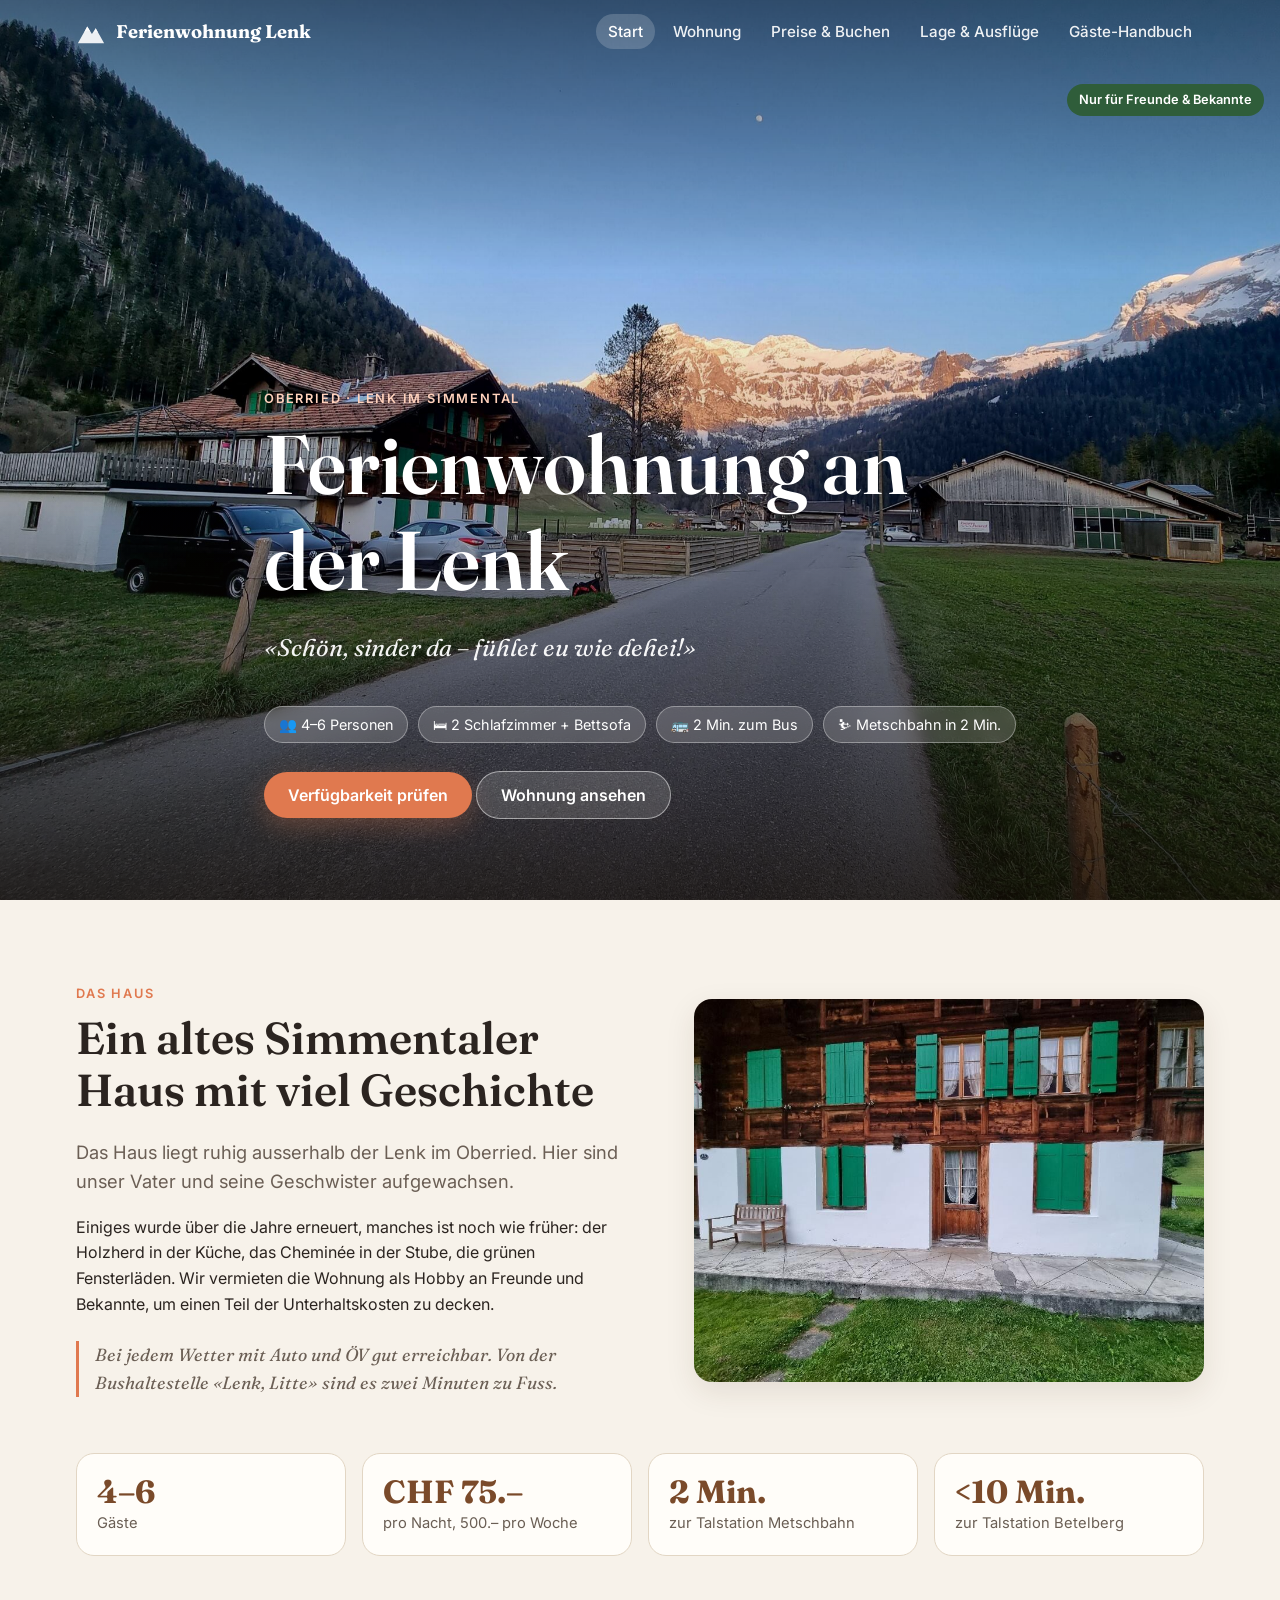
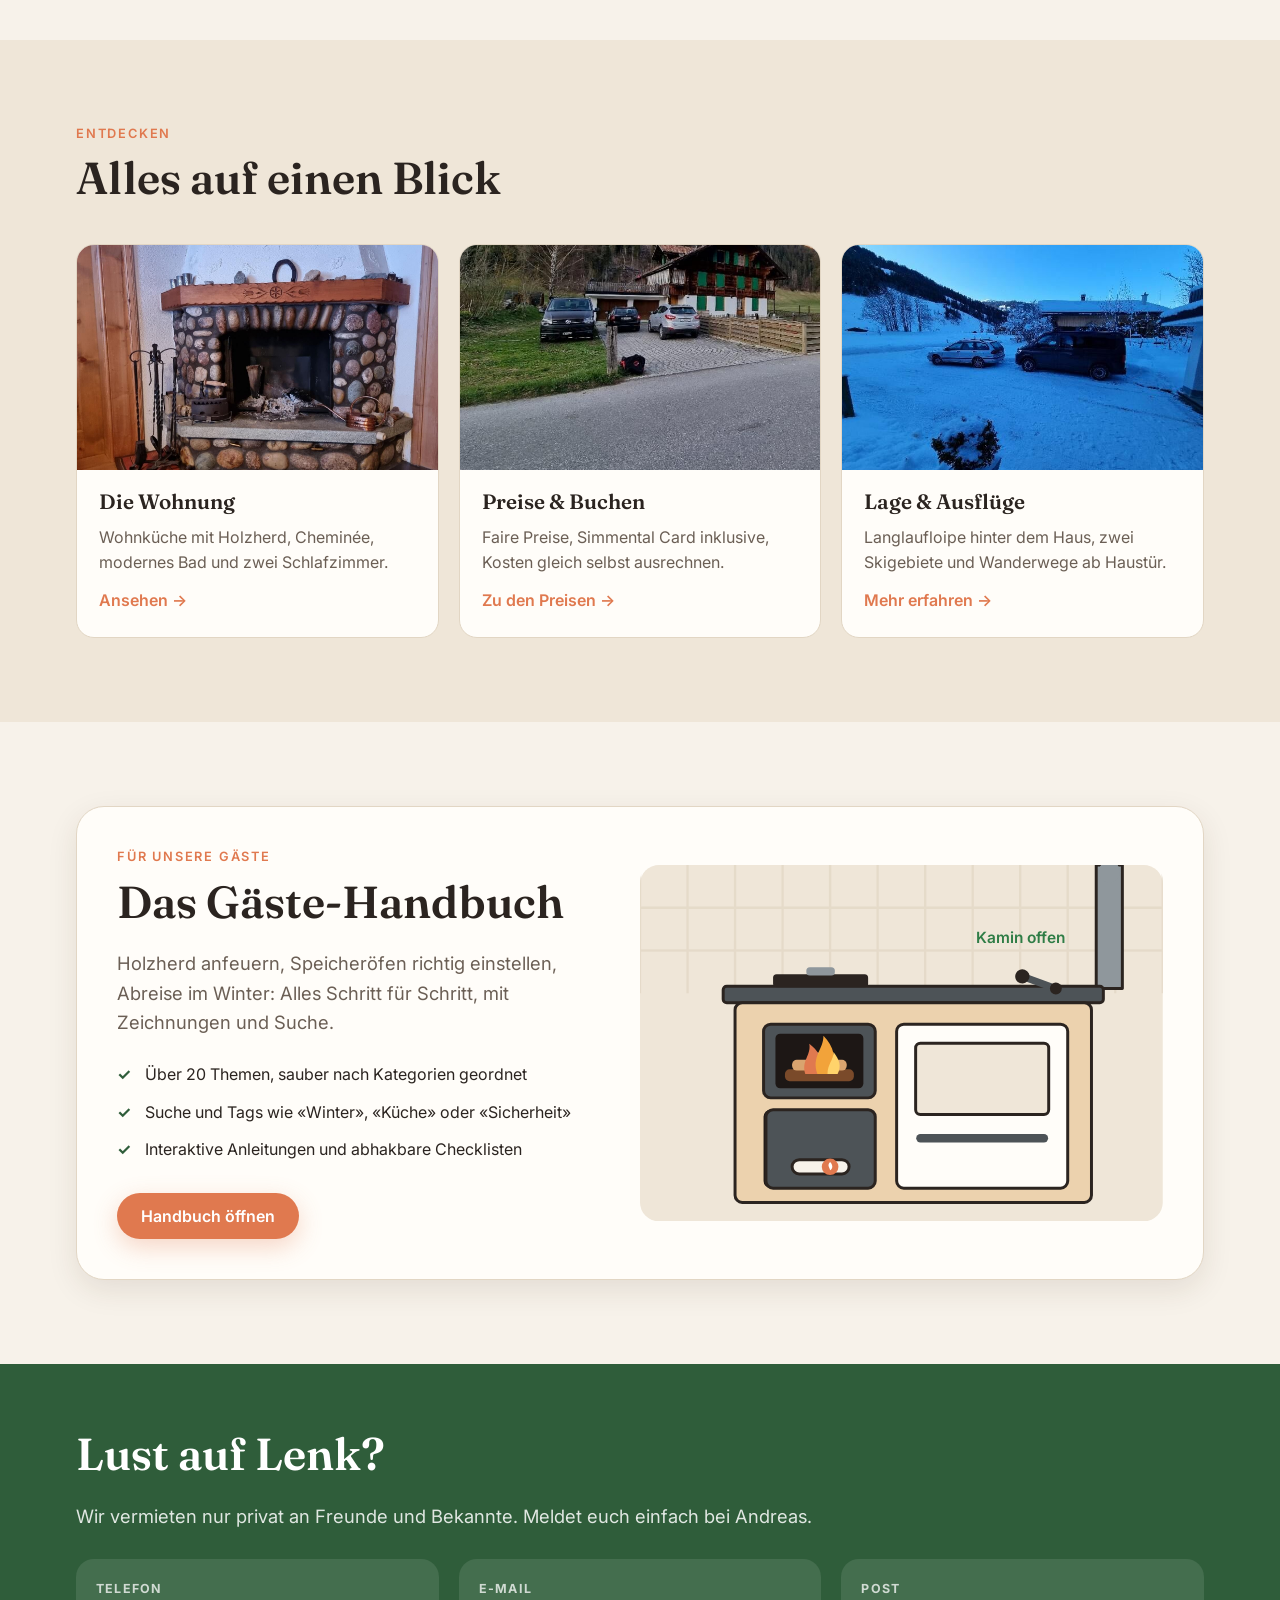
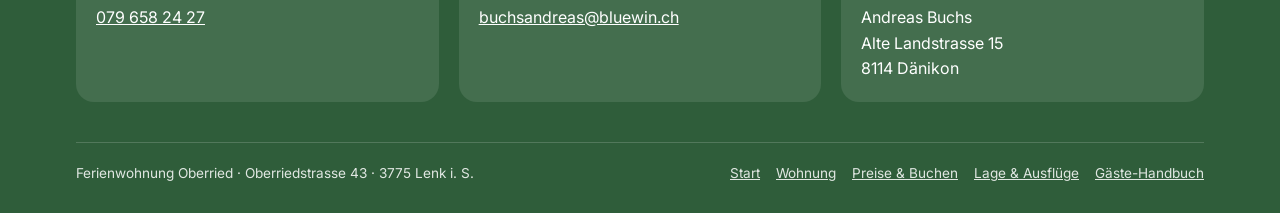
<file: index.html>
<!doctype html>
<html lang="de-CH">
<head>
<meta charset="utf-8">
<meta name="viewport" content="width=device-width, initial-scale=1">
<title>Ferienwohnung Lenk</title>
<meta name="description" content="Heimelige Ferienwohnung für 4–6 Personen im Oberried an der Lenk im Simmental.">
<meta property="og:title" content="Ferienwohnung an der Lenk im Simmental">
<meta property="og:image" content="assets/img/hero.jpg">
<link rel="icon" href="data:image/svg+xml,<svg xmlns='http://www.w3.org/2000/svg' viewBox='0 0 64 64'><path d='M4 56 24 20l10 16 8-12 18 32Z' fill='%232f5d3a'/><path d='m24 20 6 10-6-2-6 4Z' fill='%23fff'/></svg>">
<link rel="preconnect" href="https://fonts.googleapis.com">
<link rel="preconnect" href="https://fonts.gstatic.com" crossorigin>
<link href="https://fonts.googleapis.com/css2?family=Fraunces:opsz,wght@9..144,500;9..144,600;9..144,700&family=Inter:wght@400;500;600;700&display=swap" rel="stylesheet">
<link rel="stylesheet" href="assets/css/site.css">
</head>
<body data-page="start">

<header class="hero">
  <img src="assets/img/hero.jpg" alt="Das Haus im Oberried mit Blick auf die Berge im Abendrot">
  <span class="private">Nur für Freunde &amp; Bekannte</span>
  <div class="wrap">
    <div class="eyebrow" style="color:#ffd2bd">Oberried · Lenk im Simmental</div>
    <h1>Ferienwohnung an der Lenk</h1>
    <p class="sub">«Schön, sinder da – fühlet eu wie dehei!»</p>
    <div class="pill-row">
      <span class="pill">👥 4–6 Personen</span>
      <span class="pill">🛏 2 Schlafzimmer + Bettsofa</span>
      <span class="pill">🚌 2 Min. zum Bus</span>
      <span class="pill">⛷ Metschbahn in 2 Min.</span>
    </div>
    <a class="btn btn-primary" href="preise.html#verfuegbarkeit">Verfügbarkeit prüfen</a>
    <a class="btn btn-ghost" href="wohnung.html">Wohnung ansehen</a>
  </div>
</header>

<main>
<section>
  <div class="wrap split">
    <div class="reveal">
      <div class="eyebrow">Das Haus</div>
      <h2>Ein altes Simmentaler Haus mit viel Geschichte</h2>
      <p class="lead">Das Haus liegt ruhig ausserhalb der Lenk im Oberried. Hier sind unser Vater und seine Geschwister aufgewachsen.</p>
      <p>Einiges wurde über die Jahre erneuert, manches ist noch wie früher: der Holzherd in der Küche, das Cheminée in der Stube, die grünen Fensterläden. Wir vermieten die Wohnung als Hobby an Freunde und Bekannte, um einen Teil der Unterhaltskosten zu decken.</p>
      <p class="quote">Bei jedem Wetter mit Auto und ÖV gut erreichbar. Von der Bushaltestelle «Lenk, Litte» sind es zwei Minuten zu Fuss.</p>
    </div>
    <div class="photo reveal" style="aspect-ratio:4/3"><img src="assets/img/haus.jpg" alt="Fassade des Hauses mit grünen Fensterläden"></div>
  </div>
  <div class="wrap">
    <div class="facts reveal">
      <div class="fact"><b>4–6</b><span>Gäste</span></div>
      <div class="fact"><b>CHF 75.–</b><span>pro Nacht, 500.– pro Woche</span></div>
      <div class="fact"><b>2 Min.</b><span>zur Talstation Metschbahn</span></div>
      <div class="fact"><b>&lt;10 Min.</b><span>zur Talstation Betelberg</span></div>
    </div>
  </div>
</section>

<section class="alt">
  <div class="wrap">
    <div class="eyebrow">Entdecken</div>
    <h2>Alles auf einen Blick</h2>
    <div class="grid3">
      <a class="card teaser reveal" href="wohnung.html">
        <img src="assets/img/cheminee.jpg" alt="Cheminée in der Stube" loading="lazy">
        <div class="in"><h3>Die Wohnung</h3><p>Wohnküche mit Holzherd, Cheminée, modernes Bad und zwei Schlafzimmer.</p><span class="more">Ansehen →</span></div>
      </a>
      <a class="card teaser reveal" href="preise.html">
        <img src="assets/img/parkplatz-sommer.jpg" alt="Haus im Sommer" loading="lazy">
        <div class="in"><h3>Preise &amp; Buchen</h3><p>Faire Preise, Simmental Card inklusive, Kosten gleich selbst ausrechnen.</p><span class="more">Zu den Preisen →</span></div>
      </a>
      <a class="card teaser reveal" href="lage.html">
        <img src="assets/img/parkplatz-winter.jpg" alt="Haus im Winter" loading="lazy">
        <div class="in"><h3>Lage &amp; Ausflüge</h3><p>Langlaufloipe hinter dem Haus, zwei Skigebiete und Wanderwege ab Haustür.</p><span class="more">Mehr erfahren →</span></div>
      </a>
    </div>
  </div>
</section>

<section>
  <div class="wrap">
    <div class="guide-band reveal">
      <div>
        <div class="eyebrow">Für unsere Gäste</div>
        <h2>Das Gäste-Handbuch</h2>
        <p class="lead">Holzherd anfeuern, Speicheröfen richtig einstellen, Abreise im Winter: Alles Schritt für Schritt, mit Zeichnungen und Suche.</p>
        <ul>
          <li>Über 20 Themen, sauber nach Kategorien geordnet</li>
          <li>Suche und Tags wie «Winter», «Küche» oder «Sicherheit»</li>
          <li>Interaktive Anleitungen und abhakbare Checklisten</li>
        </ul>
        <a class="btn btn-primary" href="anleitung.html">Handbuch öffnen</a>
      </div>
      <div id="teaserIllu" aria-hidden="true"></div>
    </div>
  </div>
</section>
</main>

<script src="assets/js/site.js"></script>
<script src="assets/js/guide-illus.js"></script>
<script>
  // Vorschau: animierter Holzherd aus dem Handbuch
  (function(){
    const host=document.getElementById('teaserIllu');
    if(!window.ILLUS||!host)return;
    const il=ILLUS.holzherd; host.innerHTML=il.svg;
    const root=host.querySelector('svg'); root.classList.add('lever-open','lid-closed','fire','slider-open');
  })();
</script>
</body>
</html>
</file>
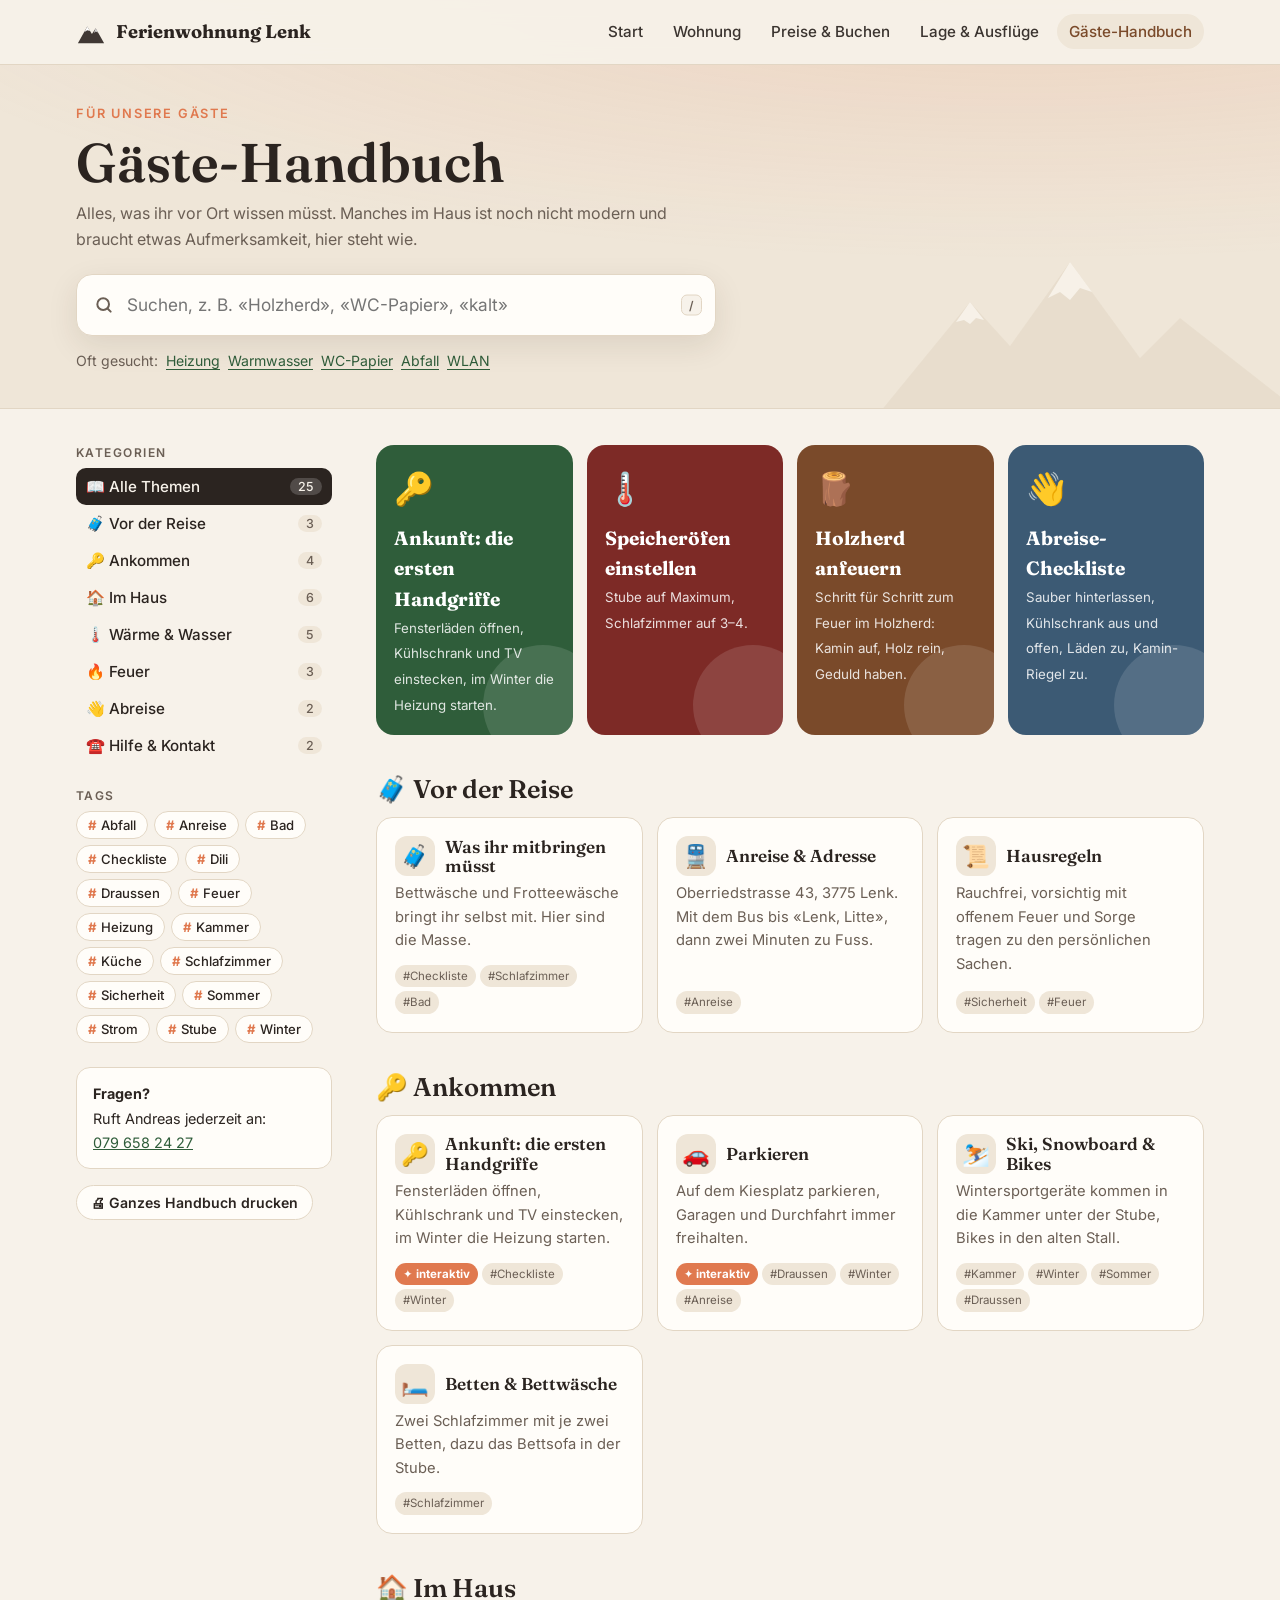
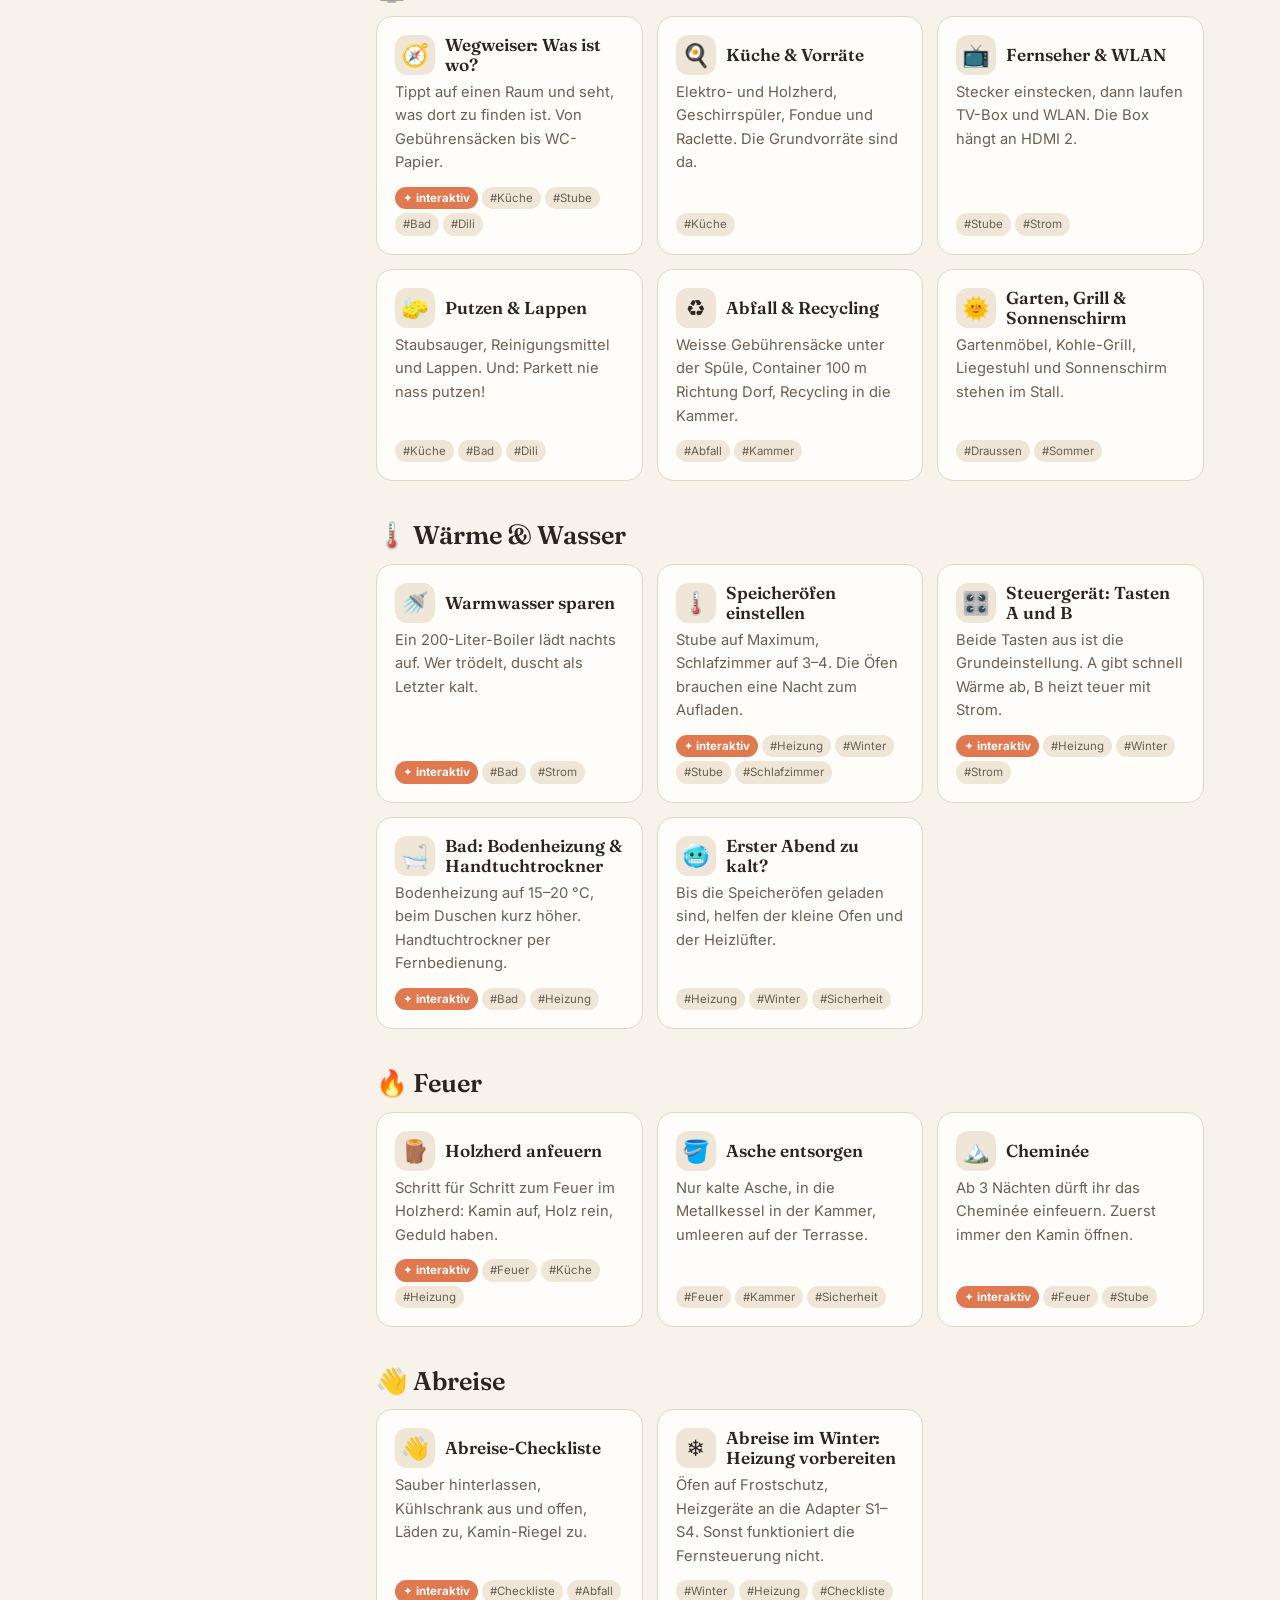
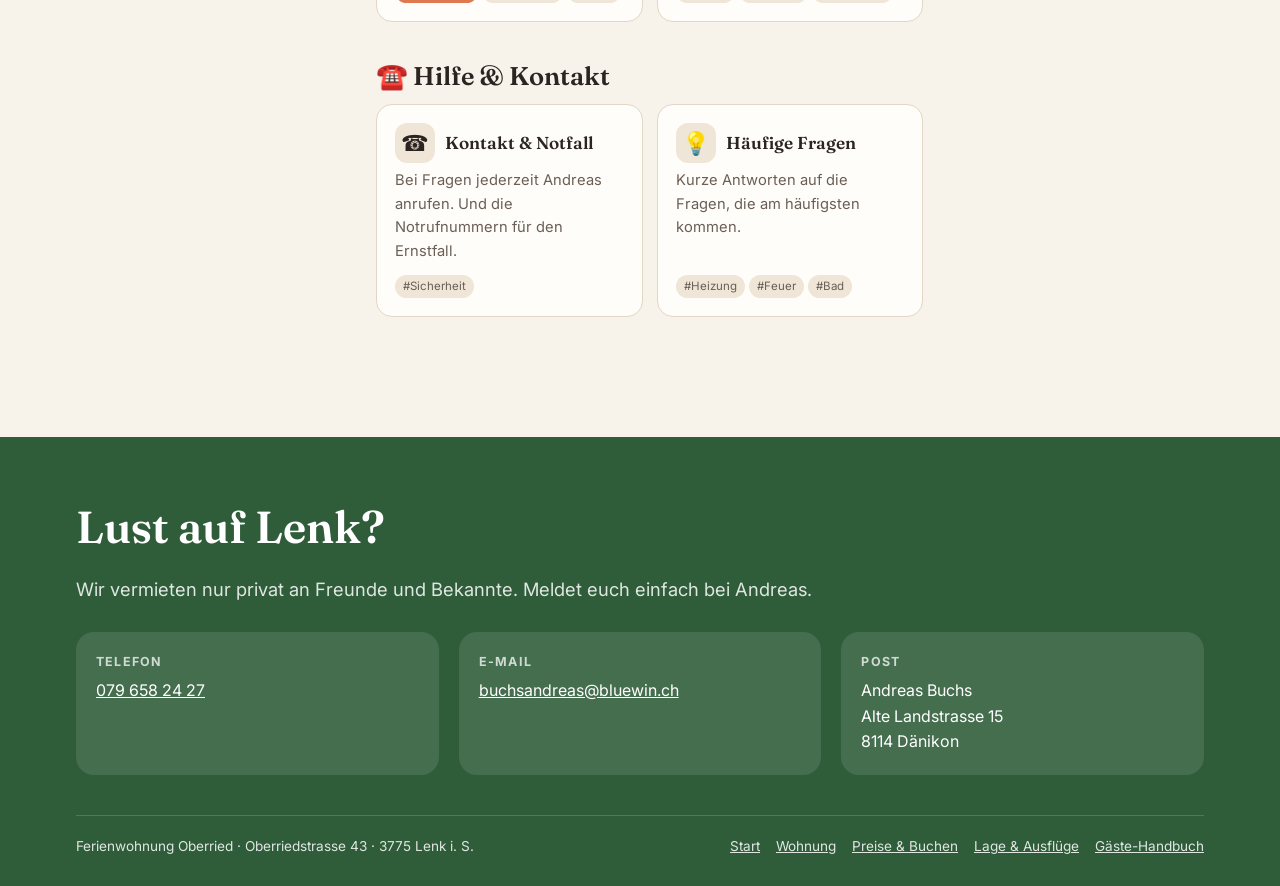
<file: anleitung.html>
<!doctype html>
<html lang="de-CH">
<head>
<meta charset="utf-8">
<meta name="viewport" content="width=device-width, initial-scale=1">
<title>Gäste-Handbuch · Ferienwohnung Lenk</title>
<meta name="description" content="Alles für euren Aufenthalt: Heizen, Holzherd, Warmwasser, Abreise. Mit Suche, Tags und Schritt-für-Schritt-Anleitungen.">
<link rel="icon" href="data:image/svg+xml,<svg xmlns='http://www.w3.org/2000/svg' viewBox='0 0 64 64'><path d='M4 56 24 20l10 16 8-12 18 32Z' fill='%232f5d3a'/><path d='m24 20 6 10-6-2-6 4Z' fill='%23fff'/></svg>">
<link rel="preconnect" href="https://fonts.googleapis.com">
<link rel="preconnect" href="https://fonts.gstatic.com" crossorigin>
<link href="https://fonts.googleapis.com/css2?family=Fraunces:opsz,wght@9..144,500;9..144,600;9..144,700&family=Inter:wght@400;500;600;700&display=swap" rel="stylesheet">
<link rel="stylesheet" href="assets/css/site.css">
<style>
/* ---------- Kopf ---------- */
.g-head{padding:104px 0 36px;background:
  radial-gradient(1200px 300px at 80% -40px,color-mix(in srgb,var(--glow) 18%,transparent),transparent),
  var(--bg-alt);border-bottom:1px solid var(--line);position:relative;overflow:hidden}
.g-head h1{font-size:clamp(2.2rem,5vw,3.4rem);margin:0}
.g-head p{color:var(--muted);margin:.4em 0 22px;max-width:60ch}
.g-mtn{position:absolute;right:-20px;bottom:-4px;width:420px;max-width:60%;opacity:.5;pointer-events:none}
.search{position:relative;max-width:640px}
.search input{width:100%;font:inherit;font-size:1.08rem;padding:16px 92px 16px 50px;border-radius:16px;border:1px solid var(--line);background:var(--card);color:var(--ink);box-shadow:var(--shadow)}
.search input::-webkit-search-cancel-button{display:none}
.search input:focus{outline:3px solid color-mix(in srgb,var(--glow) 45%,transparent);border-color:var(--glow)}
.search .ico{position:absolute;left:18px;top:50%;transform:translateY(-50%);width:20px;height:20px;color:var(--muted)}
.search kbd{position:absolute;right:14px;top:50%;transform:translateY(-50%);font:600 .75rem Inter;color:var(--muted);border:1px solid var(--line);border-radius:6px;padding:2px 7px;background:var(--bg)}
.search .clear{position:absolute;right:10px;top:50%;transform:translateY(-50%);border:0;background:var(--bg-alt);color:var(--ink);border-radius:999px;width:30px;height:30px;cursor:pointer;display:none}
.search.has .clear{display:block}.search.has kbd{display:none}
.suggest{display:flex;flex-wrap:wrap;gap:8px;margin-top:14px;font-size:.88rem;color:var(--muted);align-items:center}
.suggest button{border:0;background:none;color:var(--green);font:inherit;cursor:pointer;text-decoration:underline;text-underline-offset:3px;padding:0}

/* ---------- Layout ---------- */
.g-layout{display:grid;grid-template-columns:260px 1fr;gap:40px;padding-top:36px;padding-bottom:80px}
.g-layout>*{min-width:0}
@media (max-width:900px){.g-layout{grid-template-columns:1fr;gap:20px}}
.g-side{position:sticky;top:84px;align-self:start;max-height:calc(100vh - 100px);overflow:auto;padding-right:4px}
@media (max-width:900px){.g-side{position:static;max-height:none;overflow:visible}}
.g-side h4{font:600 .75rem Inter;letter-spacing:.12em;text-transform:uppercase;color:var(--muted);margin:0 0 8px}
.cats{list-style:none;margin:0 0 24px;padding:0}
.cats button{display:flex;width:100%;align-items:center;gap:10px;border:0;background:none;color:var(--ink);font:500 .95rem Inter;padding:9px 10px;border-radius:10px;cursor:pointer;text-align:left}
.cats button:hover{background:var(--bg-alt)}
.cats button[aria-pressed="true"]{background:var(--ink);color:var(--bg)}
.cats .n{margin-left:auto;font-size:.78rem;color:var(--muted);background:var(--bg-alt);border-radius:999px;padding:1px 8px}
.cats button[aria-pressed="true"] .n{background:rgba(255,255,255,.18);color:inherit}
@media (max-width:900px){
  .cats{display:flex;gap:8px;overflow-x:auto;padding-bottom:6px;margin-bottom:14px;scrollbar-width:none}
  .cats li{flex:none}.cats button{border:1px solid var(--line);background:var(--card);border-radius:999px;padding:7px 14px;white-space:nowrap}
  .cats .n{display:none}
  .g-side .side-extra{display:none}
}
.tags{display:flex;flex-wrap:wrap;gap:6px;margin-bottom:24px}
.tag{border:1px solid var(--line);background:var(--card);color:var(--ink);font:500 .82rem Inter;padding:5px 11px;border-radius:999px;cursor:pointer;text-decoration:none;display:inline-flex;gap:4px;align-items:center}
.tag::before{content:"#";color:var(--glow);font-weight:700}
.tag:hover{border-color:var(--glow)}
.tag[aria-pressed="true"]{background:var(--glow);border-color:var(--glow);color:#fff}
.tag[aria-pressed="true"]::before{color:#fff}
.side-box{background:var(--card);border:1px solid var(--line);border-radius:14px;padding:14px 16px;font-size:.9rem;margin-bottom:16px}
.side-box b{display:block;margin-bottom:2px}

/* ---------- Übersicht ---------- */
.quick{display:grid;grid-template-columns:repeat(4,1fr);gap:14px;margin-bottom:40px}
@media (max-width:1100px){.quick{grid-template-columns:repeat(2,1fr)}}
.quick a{position:relative;overflow:hidden;display:block;text-decoration:none;color:#fff;border-radius:18px;padding:18px;min-height:150px;background:var(--green);transition:transform .2s}
.quick a:nth-child(2){background:var(--enamel)}.quick a:nth-child(3){background:var(--wood)}.quick a:nth-child(4){background:#3c5a74}
.quick a:hover{transform:translateY(-4px)}
.quick .e{font-size:2rem}
.quick b{display:block;font-family:Fraunces,serif;font-size:1.2rem;margin-top:8px}
.quick small{opacity:.85}
.quick a::after{content:"";position:absolute;right:-30px;bottom:-30px;width:120px;height:120px;border-radius:50%;background:rgba(255,255,255,.12)}
:root[data-theme="dark"] .quick a{color:#fff}
.cat-sec{margin-bottom:40px}
.cat-sec h2{font-size:1.6rem;display:flex;align-items:center;gap:10px}
.cards{display:grid;grid-template-columns:repeat(auto-fill,minmax(250px,1fr));gap:14px}
.acard{display:flex;flex-direction:column;gap:6px;background:var(--card);border:1px solid var(--line);border-radius:16px;padding:18px;text-decoration:none;color:inherit;transition:border-color .2s,transform .2s,box-shadow .2s}
.acard:hover{border-color:var(--glow);transform:translateY(-2px);box-shadow:var(--shadow)}
.acard .top{display:flex;gap:10px;align-items:center}
.acard .e{font-size:1.4rem;width:40px;height:40px;display:grid;place-items:center;background:var(--bg-alt);border-radius:12px;flex:none}
.acard h3{font-size:1.08rem;margin:0}
.acard p{margin:0;color:var(--muted);font-size:.92rem}
.acard .mini{display:flex;flex-wrap:wrap;gap:4px;margin-top:auto;padding-top:6px}
.acard .mini span{font-size:.72rem;color:var(--muted);background:var(--bg-alt);padding:2px 8px;border-radius:999px}
.acard .mini .badge{font-weight:700;color:#fff;background:var(--glow)}
.snip{font-size:.85rem;color:var(--muted);border-left:2px solid var(--line);padding-left:8px}
mark{background:color-mix(in srgb,var(--flame) 45%,transparent);color:inherit;border-radius:3px;padding:0 2px}
.res-head{display:flex;flex-wrap:wrap;align-items:center;gap:10px;margin-bottom:18px}
.res-head h2{font-size:1.5rem;margin:0 auto 0 0}
.chip-x{border:0;background:var(--ink);color:var(--bg);border-radius:999px;padding:5px 10px 5px 12px;font:500 .82rem Inter;cursor:pointer}
.empty{text-align:center;padding:60px 20px;color:var(--muted)}
.empty .e{font-size:3rem}

/* ---------- Artikel ---------- */
.crumb{font-size:.88rem;color:var(--muted);display:flex;gap:8px;flex-wrap:wrap;align-items:center;margin-bottom:10px}
.crumb a,.crumb button{color:var(--muted);background:none;border:0;font:inherit;cursor:pointer;padding:0;text-decoration:none}
.crumb a:hover,.crumb button:hover{color:var(--glow)}
.art h1{font-size:clamp(2rem,4vw,2.8rem);display:flex;gap:14px;align-items:center}
.art .lead{margin-bottom:14px}
.art-tags{display:flex;flex-wrap:wrap;gap:6px;margin-bottom:26px}
.art-tools{display:flex;gap:8px;margin-left:auto}
.illu-box{background:var(--card);border:1px solid var(--line);border-radius:22px;padding:18px;margin-bottom:30px;box-shadow:var(--shadow)}
.illu-box .ctr{display:flex;flex-wrap:wrap;gap:10px;align-items:center;margin-top:14px}
.art-body{max-width:72ch}
.art-body h3{margin-top:1.6em;font-size:1.25rem}
.art-body li{margin:.35em 0}
.art-body .steps{counter-reset:s;list-style:none;padding:0}
.art-body .steps>li{counter-increment:s;position:relative;padding:10px 12px 10px 52px;border-radius:12px;margin:6px 0}
.art-body .steps>li::before{content:counter(s);position:absolute;left:10px;top:9px;width:30px;height:30px;border-radius:50%;background:var(--bg-alt);display:grid;place-items:center;font-weight:700;font-size:.9rem;color:var(--wood)}
.art-body .steps.linked>li{cursor:pointer;transition:background .2s}
.art-body .steps.linked>li:hover{background:var(--bg-alt)}
.art-body .steps.linked>li.cur{background:color-mix(in srgb,var(--glow) 14%,transparent)}
.art-body .steps.linked>li.cur::before{background:var(--glow);color:#fff}
.alert{border-left:4px solid var(--glow);background:var(--warn-bg);color:var(--warn-ink);padding:12px 16px;border-radius:0 12px 12px 0;margin:16px 0}
.tip{border-left:4px solid var(--green);background:var(--green-soft);padding:12px 16px;border-radius:0 12px 12px 0;margin:16px 0}
.tip::before{content:"💡 ";}
.kv{display:grid;grid-template-columns:180px 1fr;gap:12px;padding:10px 0;border-top:1px solid var(--line)}
.kv b{font-weight:600}
@media (max-width:560px){.kv{grid-template-columns:1fr;gap:2px}}
.dims{display:flex;flex-wrap:wrap;gap:8px;margin:6px 0}
.dims span{background:var(--bg-alt);border-radius:8px;padding:5px 12px;font-weight:500}
.check{list-style:none;padding:0}
.check li{border:1px solid var(--line);background:var(--card);border-radius:12px;margin:8px 0;transition:background .2s,border-color .2s}
.check li.done{background:var(--green-soft);border-color:transparent}
.check label{display:flex;gap:12px;align-items:flex-start;cursor:pointer;padding:12px 14px}
.check input{margin-top:3px;accent-color:var(--green);width:20px;height:20px;flex:none}
.check li.done span{color:var(--muted);text-decoration:line-through;text-decoration-color:var(--green)}
.cl-bar{display:flex;align-items:center;gap:12px;margin-top:10px;font-size:.85rem;color:var(--muted)}
.cl-bar .p{flex:1;height:8px;background:var(--line);border-radius:8px;overflow:hidden}
.cl-bar .p i{display:block;height:100%;width:0;background:var(--green);transition:width .3s}
.cl-bar button{border:0;background:none;color:var(--muted);font:inherit;text-decoration:underline;cursor:pointer}
.cl-bar.complete{color:var(--ok);font-weight:600}
.photos{display:grid;grid-template-columns:repeat(auto-fill,minmax(170px,1fr));gap:12px;margin:30px 0}
.photos figure{margin:0}
.photos img{border-radius:12px;aspect-ratio:4/3;object-fit:cover;width:100%;cursor:zoom-in}
.photos figcaption{font-size:.8rem;color:var(--muted);margin-top:4px}
.related{margin-top:40px}
.pn{display:grid;grid-template-columns:1fr 1fr;gap:14px;margin-top:40px;padding-top:24px;border-top:1px solid var(--line)}
.pn a{text-decoration:none;color:inherit;background:var(--card);border:1px solid var(--line);border-radius:14px;padding:14px 16px}
.pn a:hover{border-color:var(--glow)}
.pn small{color:var(--muted);display:block}
.pn .next{text-align:right}
.contact-cards{display:grid;grid-template-columns:repeat(3,1fr);gap:12px;margin:10px 0 20px}
@media (max-width:640px){.contact-cards{grid-template-columns:1fr}}
.contact-cards a{display:flex;flex-direction:column;gap:2px;text-decoration:none;color:inherit;background:var(--card);border:1px solid var(--line);border-radius:14px;padding:16px}
.contact-cards span{font-size:1.5rem}.contact-cards small{color:var(--muted)}
.sos{display:grid;grid-template-columns:repeat(5,1fr);gap:10px}
@media (max-width:640px){.sos{grid-template-columns:repeat(2,1fr)}}
.sos a{display:flex;flex-direction:column;text-decoration:none;color:var(--warn-ink);background:var(--warn-bg);border-radius:14px;padding:12px;font-size:.85rem}
.sos b{font-family:Fraunces,serif;font-size:1.6rem}
details.qa{border:1px solid var(--line);background:var(--card);border-radius:12px;margin:8px 0}
details.qa summary{cursor:pointer;padding:14px 16px;font-weight:600;list-style:none}
details.qa summary::after{content:"+";float:right;color:var(--muted)}
details.qa[open] summary::after{content:"–"}
details.qa p{margin:0;padding:0 16px 14px;color:var(--muted)}

/* Bedienelemente der Illustrationen */
.seg{display:inline-flex;border:1px solid var(--line);border-radius:999px;overflow:hidden}
.seg button,.presets button{border:0;background:var(--card);color:var(--ink);font:500 .88rem Inter;padding:8px 14px;cursor:pointer}
.seg button[aria-pressed="true"]{background:var(--ink);color:var(--bg)}
.presets{display:flex;flex-wrap:wrap;gap:8px}
.presets button{border:1px solid var(--line);border-radius:999px}
.presets button:hover{border-color:var(--glow)}
.presets button[aria-pressed="true"]{background:var(--glow);border-color:var(--glow);color:#fff}
.rng{display:flex;align-items:center;gap:12px;font-size:.92rem;flex:1;min-width:220px}
.rng input{flex:1;accent-color:var(--glow)}
.room-panel{width:100%;background:var(--bg-alt);border-radius:14px;padding:14px 18px}
.room-panel ul{margin:6px 0 0;padding-left:1.2em}
.sg-out{width:100%;border-radius:12px;padding:12px 16px;background:var(--bg-alt)}
.sg-out.ok{background:var(--green-soft)}.sg-out.warn{background:var(--warn-bg);color:var(--warn-ink)}
.sg-out b{display:block}
.ch-msg{width:100%}
.stepper{width:100%;display:grid;gap:12px}
.st-dots{display:flex;gap:6px;flex-wrap:wrap}
.st-dots button{width:34px;height:34px;border-radius:50%;border:1px solid var(--line);background:var(--card);color:var(--ink);font:600 .9rem Inter;cursor:pointer}
.st-dots button.done{background:var(--green-soft);border-color:transparent}
.st-dots button.on{background:var(--glow);border-color:var(--glow);color:#fff}
.st-text{background:var(--bg-alt);border-radius:12px;padding:12px 16px;min-height:76px}
.st-text b{display:block;font-family:Fraunces,serif;font-size:1.1rem}
.st-text span{color:var(--muted)}
.st-nav{display:flex;justify-content:space-between}

.fade-in{animation:fin .35s ease}
@keyframes fin{from{opacity:0;transform:translateY(8px)}to{opacity:1;transform:none}}

@media print{
  .nav,.g-head,.g-side,.site-foot,.art-tools,.ctr,.pn,.related,.cl-bar button,.crumb{display:none!important}
  .g-layout{display:block;padding:0}
  body{background:#fff}
  .illu-box{box-shadow:none;break-inside:avoid}
  .print-all .art{break-after:page}
}
</style>
</head>
<body data-page="anleitung">

<header class="g-head">
  <svg class="g-mtn" viewBox="0 0 420 160" aria-hidden="true"><path d="M0 160 90 50l40 44 60-84 70 96 40-40 120 94Z" fill="var(--line)"/><path d="m190 10 22 30-12-4-10 12-10-8-12 6Z" fill="var(--card)"/><path d="m90 50 14 18-8-2-6 6-6-4-8 2Z" fill="var(--card)"/></svg>
  <div class="wrap" style="position:relative">
    <div class="eyebrow">Für unsere Gäste</div>
    <h1>Gäste-Handbuch</h1>
    <p>Alles, was ihr vor Ort wissen müsst. Manches im Haus ist noch nicht modern und braucht etwas Aufmerksamkeit, hier steht wie.</p>
    <div class="search" id="searchBox">
      <svg class="ico" viewBox="0 0 24 24" fill="none" stroke="currentColor" stroke-width="2.4" stroke-linecap="round"><circle cx="11" cy="11" r="7"/><path d="m20 20-3.5-3.5"/></svg>
      <input id="q" type="search" placeholder="Suchen, z. B. «Holzherd», «WC-Papier», «kalt»" autocomplete="off" aria-label="Handbuch durchsuchen">
      <kbd>/</kbd>
      <button class="clear" aria-label="Suche leeren">✕</button>
    </div>
    <div class="suggest">Oft gesucht:
      <button data-q="Heizung">Heizung</button><button data-q="Warmwasser">Warmwasser</button><button data-q="WC-Papier">WC-Papier</button><button data-q="Abfall">Abfall</button><button data-q="WLAN">WLAN</button>
    </div>
  </div>
</header>

<div class="wrap g-layout">
  <aside class="g-side" aria-label="Filter">
    <h4>Kategorien</h4>
    <ul class="cats" id="cats"></ul>
    <h4>Tags</h4>
    <div class="tags" id="tags"></div>
    <div class="side-extra">
      <div class="side-box"><b>Fragen?</b>Ruft Andreas jederzeit an:<br><a href="tel:+41796582427">079 658 24 27</a></div>
      <button class="btn btn-soft btn-sm" id="printAll">🖨 Ganzes Handbuch drucken</button>
    </div>
  </aside>
  <main id="gMain" aria-live="polite"></main>
</div>

<noscript><div class="wrap"><p>Für das Handbuch bitte JavaScript aktivieren.</p></div></noscript>

<script src="assets/js/site.js"></script>
<script src="assets/js/guide-illus.js"></script>
<script src="assets/js/guide-data.js"></script>
<script src="assets/js/guide.js"></script>
</body>
</html>
</file>
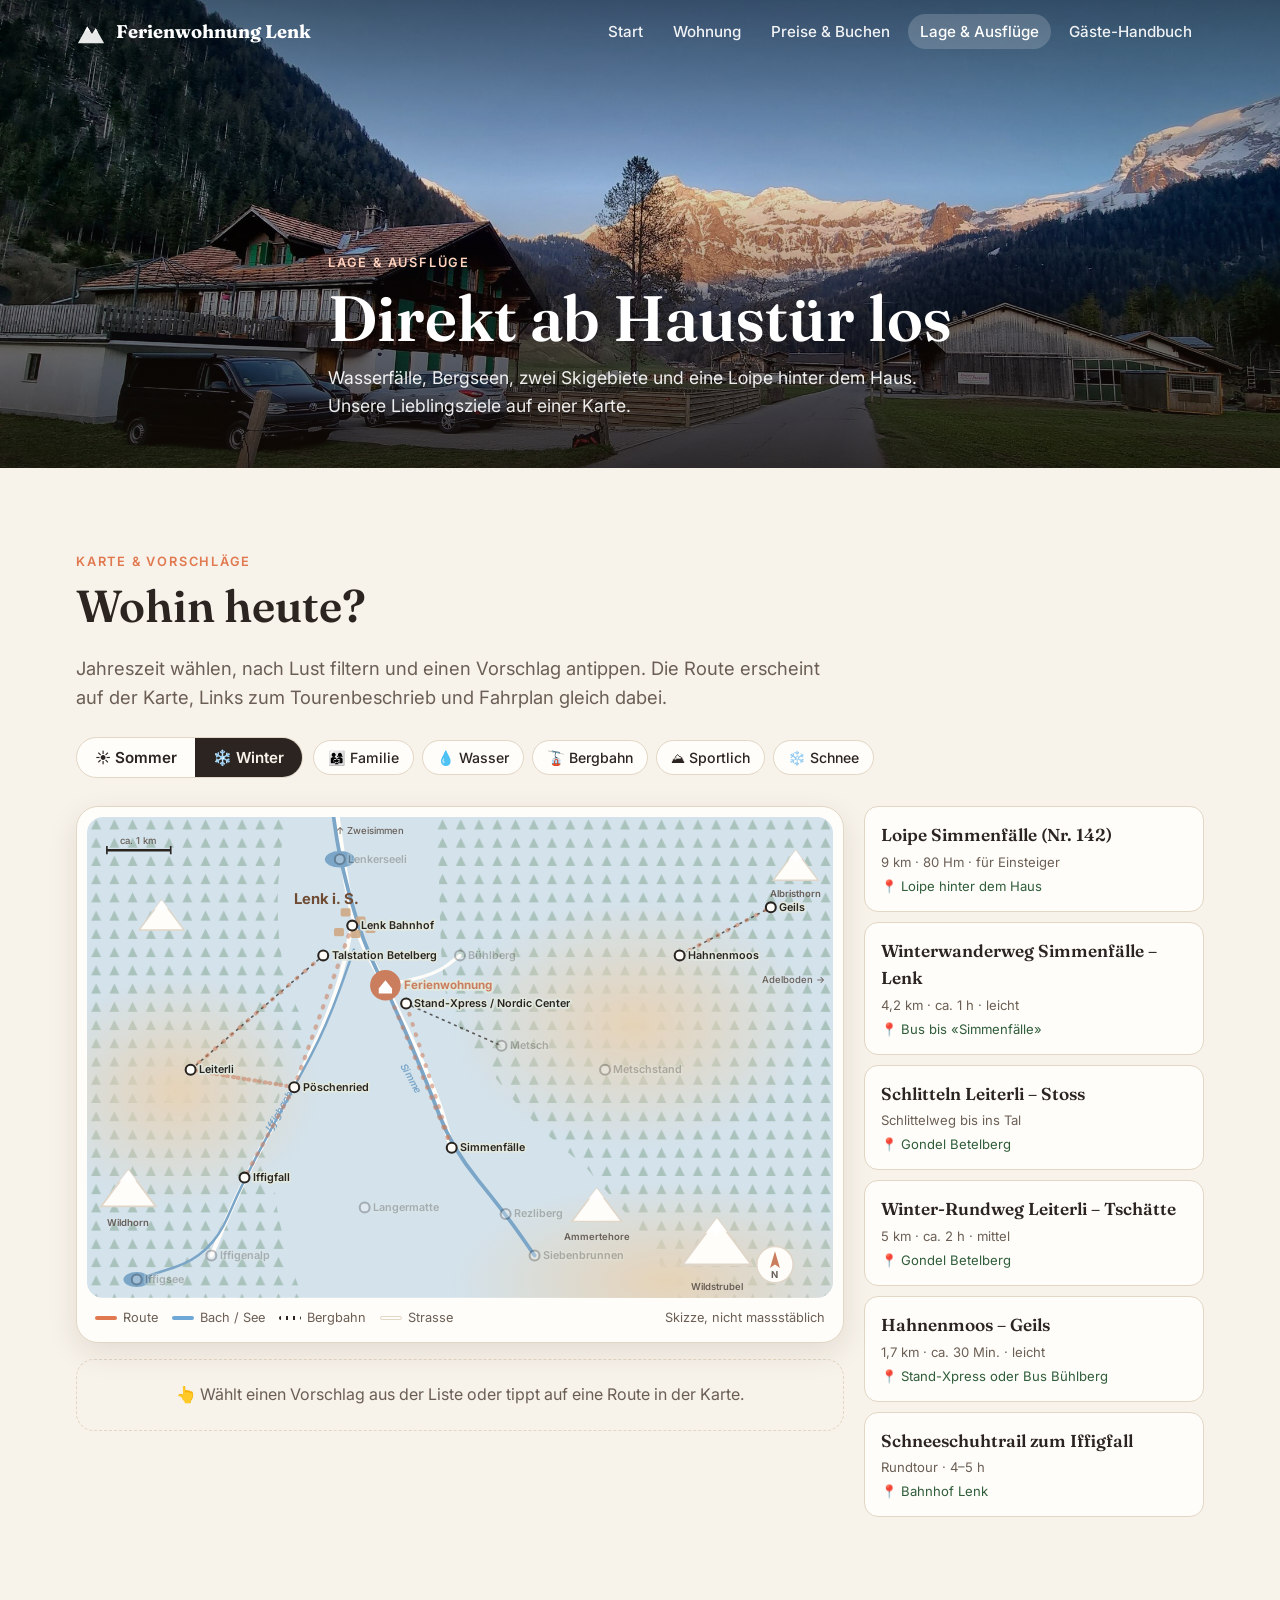
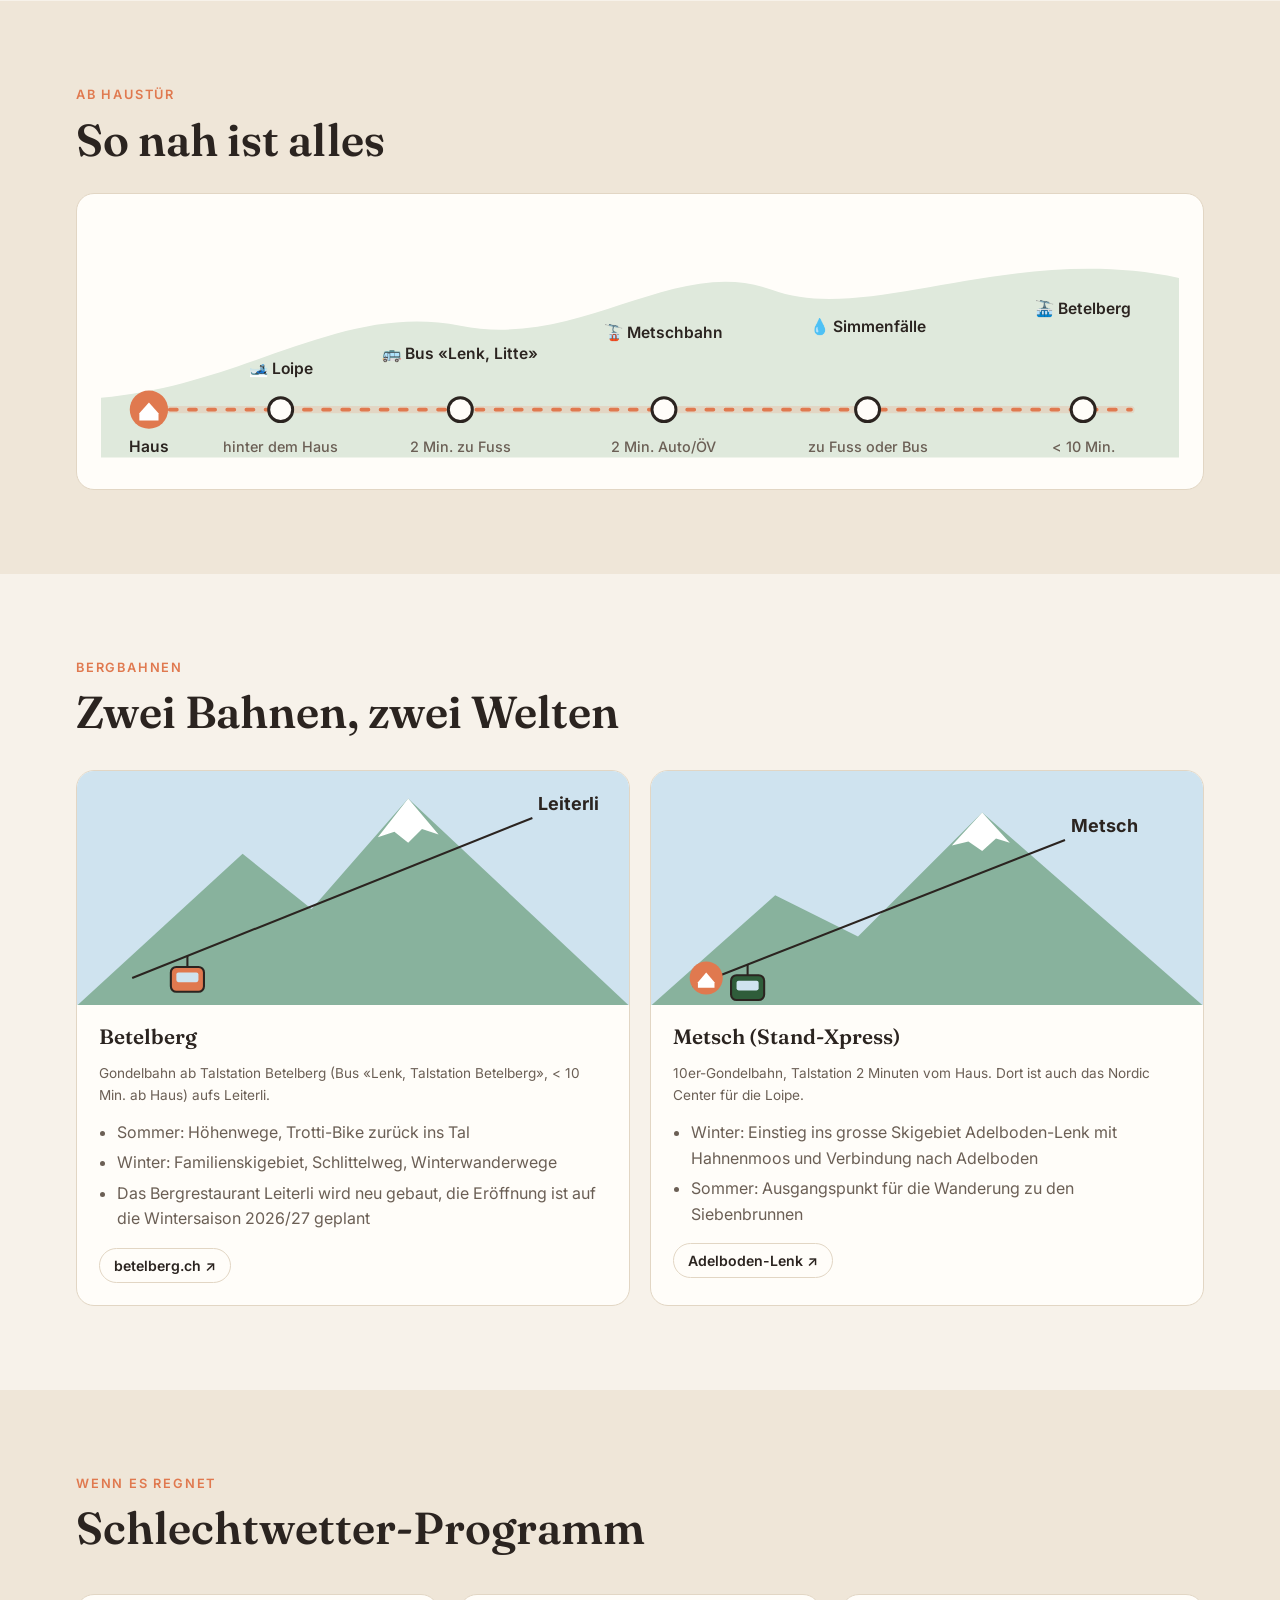
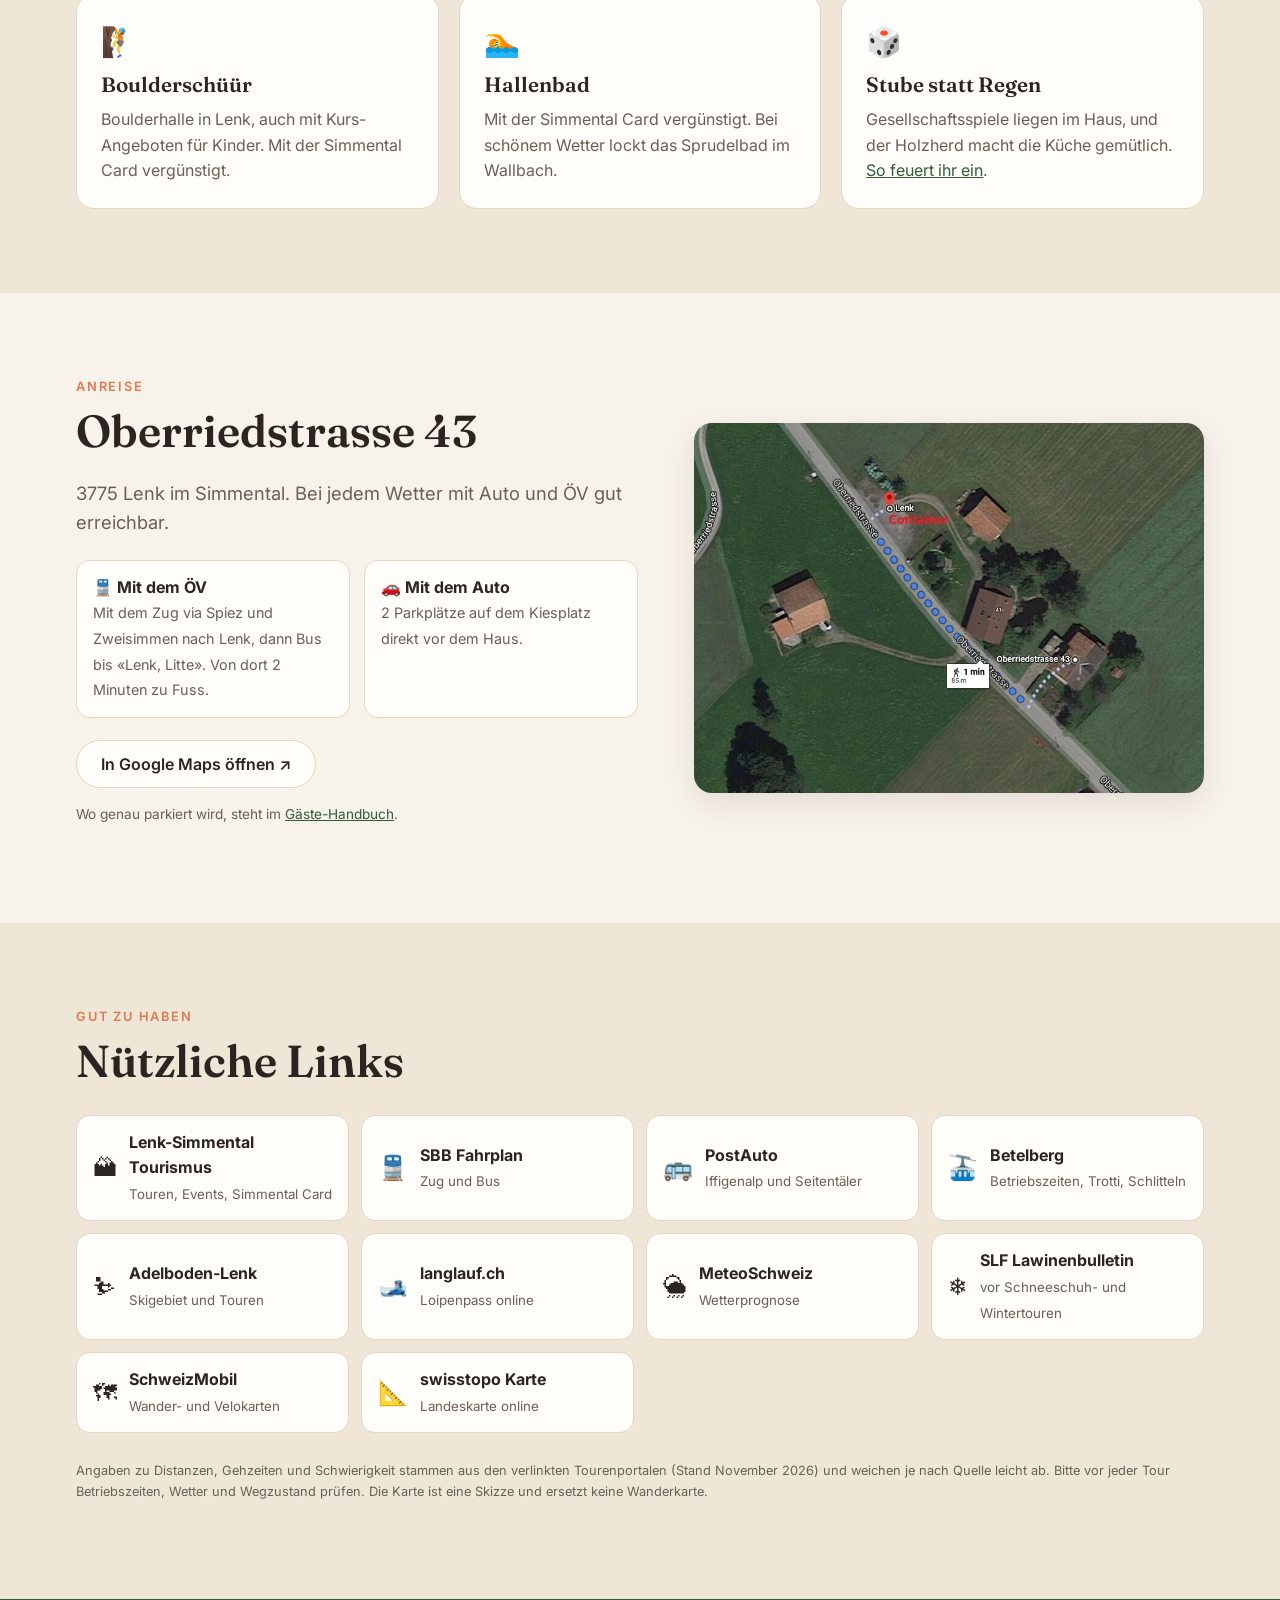
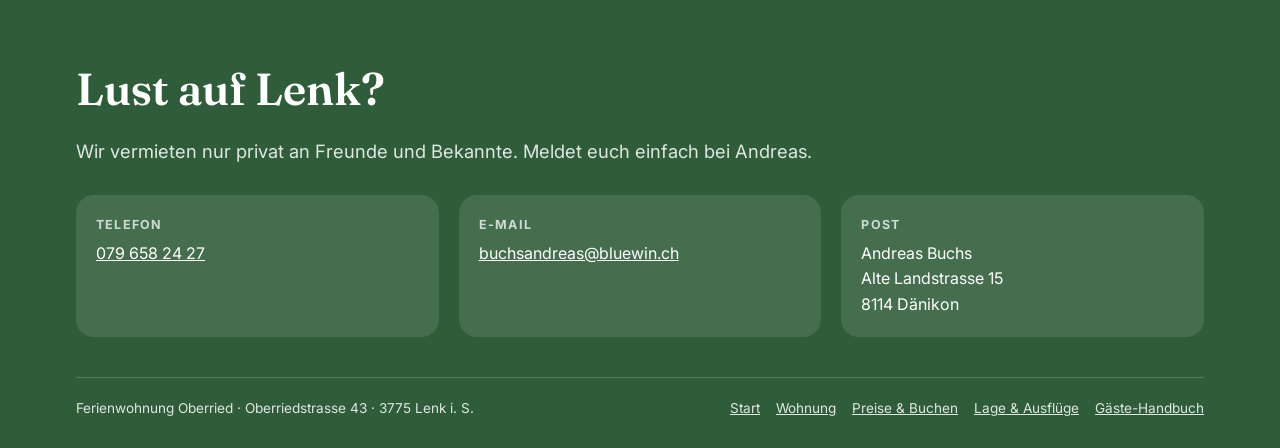
<file: lage.html>
<!doctype html>
<html lang="de-CH">
<head>
<meta charset="utf-8">
<meta name="viewport" content="width=device-width, initial-scale=1">
<title>Lage &amp; Ausflüge · Ferienwohnung Lenk</title>
<meta name="description" content="Talkarte und Ausflugstipps rund um Lenk: Simmenfälle, Siebenbrunnen, Iffigfall, Betelberg, Metsch, Langlauf und Winterwandern.">
<link rel="icon" href="data:image/svg+xml,<svg xmlns='http://www.w3.org/2000/svg' viewBox='0 0 64 64'><path d='M4 56 24 20l10 16 8-12 18 32Z' fill='%232f5d3a'/><path d='m24 20 6 10-6-2-6 4Z' fill='%23fff'/></svg>">
<link rel="preconnect" href="https://fonts.googleapis.com">
<link rel="preconnect" href="https://fonts.gstatic.com" crossorigin>
<link href="https://fonts.googleapis.com/css2?family=Fraunces:opsz,wght@9..144,500;9..144,600;9..144,700&family=Inter:wght@400;500;600;700&display=swap" rel="stylesheet">
<link rel="stylesheet" href="assets/css/site.css">
<style>
/* ---------- Karte ---------- */
.map-wrap{display:grid;grid-template-columns:1fr 340px;gap:20px;margin-top:28px;align-items:start}
@media (max-width:980px){.map-wrap{grid-template-columns:1fr}}
.map-card{background:var(--card);border:1px solid var(--line);border-radius:22px;padding:10px;box-shadow:var(--shadow);position:sticky;top:80px}
@media (max-width:980px){.map-card{position:static}}
.mp{width:100%;height:auto;display:block;border-radius:16px}
.mp text{font-family:Inter,sans-serif}
.mp-label{font-size:13px;font-weight:600;fill:var(--ink);paint-order:stroke;stroke:var(--green-soft);stroke-width:4px;stroke-linejoin:round;transition:opacity .3s}
.mp-label-home{fill:var(--glow);font-size:14px;font-weight:700}
.mp-small{font-size:11.5px;fill:var(--muted);font-weight:500}
.mp-town{font:700 18px Fraunces,serif;fill:var(--wood)}
.mp-water{font:italic 600 12px Inter;fill:var(--water)}
.mp-peak{font:600 11.5px Inter;fill:var(--muted)}
.mp-lift path{stroke:var(--ink);stroke-width:2;stroke-dasharray:2 6;stroke-linecap:round;fill:none;opacity:.7}
.mp-pin circle{fill:var(--card);stroke:var(--ink);stroke-width:2.5;transition:opacity .3s}
.mp-pin.dim,.mp-label.dim{opacity:.28}
.mp-ring{animation:ring 2s ease-out infinite;transform-box:fill-box;transform-origin:center}
@keyframes ring{from{transform:scale(1);opacity:.8}to{transform:scale(2.2);opacity:0}}
.mp-route{fill:none;stroke:var(--glow);stroke-width:5;stroke-linecap:round;stroke-linejoin:round;opacity:0;stroke-dasharray:1 12;transition:opacity .3s,stroke-width .3s;pointer-events:none}
.mp-route.vis{opacity:.55;pointer-events:stroke;cursor:pointer}
.mp-route.vis:hover{opacity:.9}
.mp-route.sel{opacity:1;stroke-width:7;stroke-dasharray:14 10;animation:march 1s linear infinite}
@keyframes march{to{stroke-dashoffset:-24}}
.mp.winter{filter:saturate(.75)}
.mp.winter rect:first-of-type{fill:var(--sky)}
.map-legend{display:flex;flex-wrap:wrap;gap:14px;font-size:.8rem;color:var(--muted);padding:10px 8px 4px}
.map-legend i{display:inline-block;width:22px;height:4px;border-radius:2px;vertical-align:middle;margin-right:6px}

.filters{display:flex;flex-wrap:wrap;gap:10px;align-items:center;margin-top:24px}
.seg{display:inline-flex;border:1px solid var(--line);border-radius:999px;overflow:hidden;background:var(--card)}
.seg button{border:0;background:none;color:var(--ink);font:600 .95rem Inter;padding:10px 18px;cursor:pointer}
.seg button[aria-pressed="true"]{background:var(--ink);color:var(--bg)}
#typeChips{display:flex;flex-wrap:wrap;gap:8px}
.tchip{border:1px solid var(--line);background:var(--card);color:var(--ink);font:500 .88rem Inter;padding:8px 14px;border-radius:999px;cursor:pointer}
.tchip[aria-pressed="true"]{background:var(--glow);border-color:var(--glow);color:#fff}

.tour-list{display:flex;flex-direction:column;gap:10px}
.tour{text-align:left;display:flex;flex-direction:column;gap:3px;background:var(--card);border:1px solid var(--line);border-radius:14px;padding:14px 16px;cursor:pointer;font:inherit;color:inherit;transition:border-color .2s,transform .2s}
.tour:hover{border-color:var(--glow);transform:translateX(3px)}
.tour.sel{border-color:var(--glow);box-shadow:inset 4px 0 0 var(--glow)}
.tour b{font-family:Fraunces,serif;font-size:1.08rem;font-weight:600}
.tour .tm{font-size:.82rem;color:var(--muted)}
.tour .st{font-size:.82rem;color:var(--green)}

#tourDetail{margin-top:16px}
.td{background:var(--card);border:1px solid var(--line);border-radius:18px;padding:22px}
.td-head{display:flex;align-items:start;gap:12px}
.td-head h3{margin:0;font-size:1.5rem}
.td-x{margin-left:auto;border:0;background:var(--bg-alt);color:var(--ink);border-radius:999px;width:32px;height:32px;cursor:pointer;flex:none}
.td-meta{display:flex;flex-wrap:wrap;gap:6px;margin:12px 0}
.td-meta span{background:var(--bg-alt);border-radius:999px;padding:4px 11px;font-size:.84rem;font-weight:500}
.td-meta .ty{background:var(--green-soft)}
.td-note{background:var(--warn-bg);color:var(--warn-ink);border-radius:10px;padding:10px 14px;font-size:.9rem}
.td-links{display:flex;flex-wrap:wrap;gap:8px;margin-top:14px}
.td-empty{color:var(--muted);text-align:center;padding:22px;border:1px dashed var(--line);border-radius:18px;margin:0}
.fade{animation:fin .3s ease}@keyframes fin{from{opacity:0;transform:translateY(6px)}}

/* Bergbahnen */
.lifts{display:grid;grid-template-columns:1fr 1fr;gap:20px;margin-top:32px}
@media (max-width:760px){.lifts{grid-template-columns:1fr}}
.lift{background:var(--card);border:1px solid var(--line);border-radius:var(--radius);overflow:hidden}
.lift svg{display:block;width:100%;height:auto}
.lift .in{padding:20px 22px 22px}
.lift ul{margin:10px 0 16px;padding-left:1.1em;color:var(--muted)}
.lift li{margin:.3em 0}
.gondola{animation:glide 9s ease-in-out infinite alternate}
@keyframes glide{from{transform:translate(0,0)}to{transform:translate(var(--gx),var(--gy))}}

/* Links */
.links{display:grid;grid-template-columns:repeat(auto-fill,minmax(240px,1fr));gap:12px;margin-top:28px}
.links a{display:flex;gap:12px;align-items:center;text-decoration:none;color:inherit;background:var(--card);border:1px solid var(--line);border-radius:14px;padding:14px 16px;transition:border-color .2s}
.links a:hover{border-color:var(--glow)}
.links span{font-size:1.5rem}
.links b{display:block}
.links small{color:var(--muted)}
.src{font-size:.8rem;color:var(--muted);margin-top:28px}
.src a{color:var(--muted)}
</style>
</head>
<body data-page="lage">

<header class="banner">
  <img src="assets/img/hero.jpg" alt="Blick vom Haus auf die Berge" style="object-position:60% 35%">
  <div class="wrap">
    <div class="eyebrow">Lage &amp; Ausflüge</div>
    <h1>Direkt ab Haustür los</h1>
    <p>Wasserfälle, Bergseen, zwei Skigebiete und eine Loipe hinter dem Haus. Unsere Lieblingsziele auf einer Karte.</p>
  </div>
</header>

<main>
<section>
  <div class="wrap">
    <div class="eyebrow">Karte &amp; Vorschläge</div>
    <h2>Wohin heute?</h2>
    <p class="lead">Jahreszeit wählen, nach Lust filtern und einen Vorschlag antippen. Die Route erscheint auf der Karte, Links zum Tourenbeschrieb und Fahrplan gleich dabei.</p>
    <div class="filters">
      <div class="seg" role="group" aria-label="Jahreszeit">
        <button data-season-btn="sommer" aria-pressed="false">☀️ Sommer</button>
        <button data-season-btn="winter" aria-pressed="false">❄️ Winter</button>
      </div>
      <div id="typeChips" role="group" aria-label="Art"></div>
    </div>
    <div class="map-wrap">
      <div>
        <div class="map-card">
          <div id="tourMap"></div>
          <div class="map-legend">
            <span><i style="background:var(--glow)"></i>Route</span>
            <span><i style="background:var(--water)"></i>Bach / See</span>
            <span><i style="background:repeating-linear-gradient(90deg,var(--ink) 0 2px,transparent 2px 7px)"></i>Bergbahn</span>
            <span><i style="background:var(--card);border:1px solid var(--line)"></i>Strasse</span>
            <span style="margin-left:auto">Skizze, nicht massstäblich</span>
          </div>
        </div>
        <div id="tourDetail" aria-live="polite"></div>
      </div>
      <div class="tour-list" id="tourList"></div>
    </div>
  </div>
</section>

<section class="alt">
  <div class="wrap">
    <div class="eyebrow">Ab Haustür</div>
    <h2>So nah ist alles</h2>
    <div class="card reveal" style="margin-top:28px">
      <svg viewBox="0 0 900 200" role="img" aria-label="Distanzen ab dem Haus" style="width:100%;height:auto">
        <path d="M0 150 C120 140 200 70 300 90 S480 30 560 60 S760 20 900 50 V200 H0Z" fill="var(--green-soft)"/>
        <path d="M40 160 H860" stroke="var(--line)" stroke-width="6" stroke-linecap="round"/>
        <path d="M40 160 H860" stroke="var(--glow)" stroke-width="3" stroke-dasharray="6 10" stroke-linecap="round"><animate attributeName="stroke-dashoffset" from="0" to="-32" dur="1.2s" repeatCount="indefinite"/></path>
        <g transform="translate(40 160)"><circle r="16" fill="var(--glow)"/><path d="M-8 3 0-6 8 3v6h-16Z" fill="#fff"/></g>
        <text x="40" y="195" text-anchor="middle" style="font:600 13px Inter;fill:var(--ink)">Haus</text>
        <g transform="translate(150 160)"><circle r="10" fill="var(--card)" stroke="var(--ink)" stroke-width="2.5"/></g>
        <text x="150" y="130" text-anchor="middle" style="font:600 13px Inter;fill:var(--ink)">🎿 Loipe</text>
        <text x="150" y="195" text-anchor="middle" style="font:500 12px Inter;fill:var(--muted)">hinter dem Haus</text>
        <g transform="translate(300 160)"><circle r="10" fill="var(--card)" stroke="var(--ink)" stroke-width="2.5"/></g>
        <text x="300" y="118" text-anchor="middle" style="font:600 13px Inter;fill:var(--ink)">🚌 Bus «Lenk, Litte»</text>
        <text x="300" y="195" text-anchor="middle" style="font:500 12px Inter;fill:var(--muted)">2 Min. zu Fuss</text>
        <g transform="translate(470 160)"><circle r="10" fill="var(--card)" stroke="var(--ink)" stroke-width="2.5"/></g>
        <text x="470" y="100" text-anchor="middle" style="font:600 13px Inter;fill:var(--ink)">🚡 Metschbahn</text>
        <text x="470" y="195" text-anchor="middle" style="font:500 12px Inter;fill:var(--muted)">2 Min. Auto/ÖV</text>
        <g transform="translate(640 160)"><circle r="10" fill="var(--card)" stroke="var(--ink)" stroke-width="2.5"/></g>
        <text x="640" y="95" text-anchor="middle" style="font:600 13px Inter;fill:var(--ink)">💧 Simmenfälle</text>
        <text x="640" y="195" text-anchor="middle" style="font:500 12px Inter;fill:var(--muted)">zu Fuss oder Bus</text>
        <g transform="translate(820 160)"><circle r="10" fill="var(--card)" stroke="var(--ink)" stroke-width="2.5"/></g>
        <text x="820" y="80" text-anchor="middle" style="font:600 13px Inter;fill:var(--ink)">🚠 Betelberg</text>
        <text x="820" y="195" text-anchor="middle" style="font:500 12px Inter;fill:var(--muted)">&lt; 10 Min.</text>
      </svg>
    </div>
  </div>
</section>

<section>
  <div class="wrap">
    <div class="eyebrow">Bergbahnen</div>
    <h2>Zwei Bahnen, zwei Welten</h2>
    <div class="lifts">
      <div class="lift reveal">
        <svg viewBox="0 0 400 170" aria-hidden="true">
          <rect width="400" height="170" fill="var(--sky)"/>
          <path d="M0 170 120 60l50 40 70-80 160 150Z" fill="var(--green-l)" opacity=".55"/>
          <path d="m240 20 22 26-12-4-10 10-10-8-12 4Z" fill="var(--snow)"/>
          <path d="M40 150 330 34" stroke="var(--ink)" stroke-width="1.5"/>
          <g class="gondola" style="--gx:220px;--gy:-88px"><path d="M80 134v8" stroke="var(--ink)" stroke-width="1.5"/><rect x="68" y="142" width="24" height="18" rx="4" fill="var(--glow)" stroke="var(--ink)" stroke-width="1.5"/><rect x="72" y="146" width="16" height="7" rx="1.5" fill="var(--sky)"/></g>
          <text x="334" y="28" style="font:700 13px Inter;fill:var(--ink)">Leiterli</text>
        </svg>
        <div class="in">
          <h3>Betelberg</h3>
          <p class="small">Gondelbahn ab Talstation Betelberg (Bus «Lenk, Talstation Betelberg», &lt; 10 Min. ab Haus) aufs Leiterli.</p>
          <ul>
            <li>Sommer: Höhenwege, Trotti-Bike zurück ins Tal</li>
            <li>Winter: Familienskigebiet, Schlittelweg, Winterwanderwege</li>
            <li>Das Bergrestaurant Leiterli wird neu gebaut, die Eröffnung ist auf die Wintersaison 2026/27 geplant</li>
          </ul>
          <a class="btn btn-soft btn-sm" href="https://www.betelberg.ch" target="_blank" rel="noopener">betelberg.ch ↗</a>
        </div>
      </div>
      <div class="lift reveal">
        <svg viewBox="0 0 400 170" aria-hidden="true">
          <rect width="400" height="170" fill="var(--sky)"/>
          <path d="M0 170 90 90l60 30 90-90 160 140Z" fill="var(--green-l)" opacity=".55"/>
          <path d="m240 30 20 22-10-3-10 9-10-7-12 3Z" fill="var(--snow)"/>
          <path d="M30 156 300 50" stroke="var(--ink)" stroke-width="1.5"/>
          <g class="gondola" style="--gx:200px;--gy:-78px"><path d="M70 140v8" stroke="var(--ink)" stroke-width="1.5"/><rect x="58" y="148" width="24" height="18" rx="4" fill="var(--green)" stroke="var(--ink)" stroke-width="1.5"/><rect x="62" y="152" width="16" height="7" rx="1.5" fill="var(--sky)"/></g>
          <g transform="translate(40 150)"><circle r="12" fill="var(--glow)"/><path d="M-6 3 0-4 6 3v4h-12Z" fill="#fff"/></g>
          <text x="304" y="44" style="font:700 13px Inter;fill:var(--ink)">Metsch</text>
        </svg>
        <div class="in">
          <h3>Metsch (Stand-Xpress)</h3>
          <p class="small">10er-Gondelbahn, Talstation 2 Minuten vom Haus. Dort ist auch das Nordic Center für die Loipe.</p>
          <ul>
            <li>Winter: Einstieg ins grosse Skigebiet Adelboden-Lenk mit Hahnenmoos und Verbindung nach Adelboden</li>
            <li>Sommer: Ausgangspunkt für die Wanderung zu den Siebenbrunnen</li>
          </ul>
          <a class="btn btn-soft btn-sm" href="https://adelboden-lenk-kandersteg.ch" target="_blank" rel="noopener">Adelboden-Lenk ↗</a>
        </div>
      </div>
    </div>
  </div>
</section>

<section class="alt">
  <div class="wrap">
    <div class="eyebrow">Wenn es regnet</div>
    <h2>Schlechtwetter-Programm</h2>
    <div class="grid3">
      <div class="card reveal"><div class="ic">🧗</div><h3>Boulderschüür</h3><p>Boulderhalle in Lenk, auch mit Kurs-Angeboten für Kinder. Mit der Simmental Card vergünstigt.</p></div>
      <div class="card reveal"><div class="ic">🏊</div><h3>Hallenbad</h3><p>Mit der Simmental Card vergünstigt. Bei schönem Wetter lockt das Sprudelbad im Wallbach.</p></div>
      <div class="card reveal"><div class="ic">🎲</div><h3>Stube statt Regen</h3><p>Gesellschaftsspiele liegen im Haus, und der Holzherd macht die Küche gemütlich. <a href="anleitung.html#holzherd">So feuert ihr ein</a>.</p></div>
    </div>
  </div>
</section>

<section>
  <div class="wrap split">
    <div class="reveal">
      <div class="eyebrow">Anreise</div>
      <h2>Oberriedstrasse 43</h2>
      <p class="lead">3775 Lenk im Simmental. Bei jedem Wetter mit Auto und ÖV gut erreichbar.</p>
      <div class="act">
        <div><b>🚆 Mit dem ÖV</b><span>Mit dem Zug via Spiez und Zweisimmen nach Lenk, dann Bus bis «Lenk, Litte». Von dort 2 Minuten zu Fuss.</span></div>
        <div><b>🚗 Mit dem Auto</b><span>2 Parkplätze auf dem Kiesplatz direkt vor dem Haus.</span></div>
      </div>
      <p style="margin-top:22px"><a class="btn btn-soft" href="https://www.google.com/maps/search/?api=1&query=Oberriedstrasse+43%2C+3775+Lenk" target="_blank" rel="noopener">In Google Maps öffnen ↗</a></p>
      <p class="small">Wo genau parkiert wird, steht im <a href="anleitung.html#parkieren">Gäste-Handbuch</a>.</p>
    </div>
    <div class="photo reveal" data-zoom><img src="assets/img/lageplan.jpg" alt="Luftbild mit Haus und Umgebung" loading="lazy"></div>
  </div>
</section>

<section class="alt">
  <div class="wrap">
    <div class="eyebrow">Gut zu haben</div>
    <h2>Nützliche Links</h2>
    <div class="links">
      <a href="https://lenk-simmental.ch" target="_blank" rel="noopener"><span>🏔</span><div><b>Lenk-Simmental Tourismus</b><small>Touren, Events, Simmental Card</small></div></a>
      <a href="https://www.sbb.ch" target="_blank" rel="noopener"><span>🚆</span><div><b>SBB Fahrplan</b><small>Zug und Bus</small></div></a>
      <a href="https://www.postauto.ch" target="_blank" rel="noopener"><span>🚌</span><div><b>PostAuto</b><small>Iffigenalp und Seitentäler</small></div></a>
      <a href="https://www.betelberg.ch" target="_blank" rel="noopener"><span>🚠</span><div><b>Betelberg</b><small>Betriebszeiten, Trotti, Schlitteln</small></div></a>
      <a href="https://adelboden-lenk-kandersteg.ch" target="_blank" rel="noopener"><span>⛷</span><div><b>Adelboden-Lenk</b><small>Skigebiet und Touren</small></div></a>
      <a href="https://www.langlauf.ch" target="_blank" rel="noopener"><span>🎿</span><div><b>langlauf.ch</b><small>Loipenpass online</small></div></a>
      <a href="https://www.meteoschweiz.admin.ch" target="_blank" rel="noopener"><span>🌦</span><div><b>MeteoSchweiz</b><small>Wetterprognose</small></div></a>
      <a href="https://www.slf.ch" target="_blank" rel="noopener"><span>❄️</span><div><b>SLF Lawinenbulletin</b><small>vor Schneeschuh- und Wintertouren</small></div></a>
      <a href="https://schweizmobil.ch" target="_blank" rel="noopener"><span>🗺</span><div><b>SchweizMobil</b><small>Wander- und Velokarten</small></div></a>
      <a href="https://map.geo.admin.ch" target="_blank" rel="noopener"><span>📐</span><div><b>swisstopo Karte</b><small>Landeskarte online</small></div></a>
    </div>
    <p class="src">Angaben zu Distanzen, Gehzeiten und Schwierigkeit stammen aus den verlinkten Tourenportalen (Stand November 2026) und weichen je nach Quelle leicht ab. Bitte vor jeder Tour Betriebszeiten, Wetter und Wegzustand prüfen. Die Karte ist eine Skizze und ersetzt keine Wanderkarte.</p>
  </div>
</section>
</main>

<script src="assets/js/site.js"></script>
<script src="assets/js/lage.js"></script>
</body>
</html>
</file>
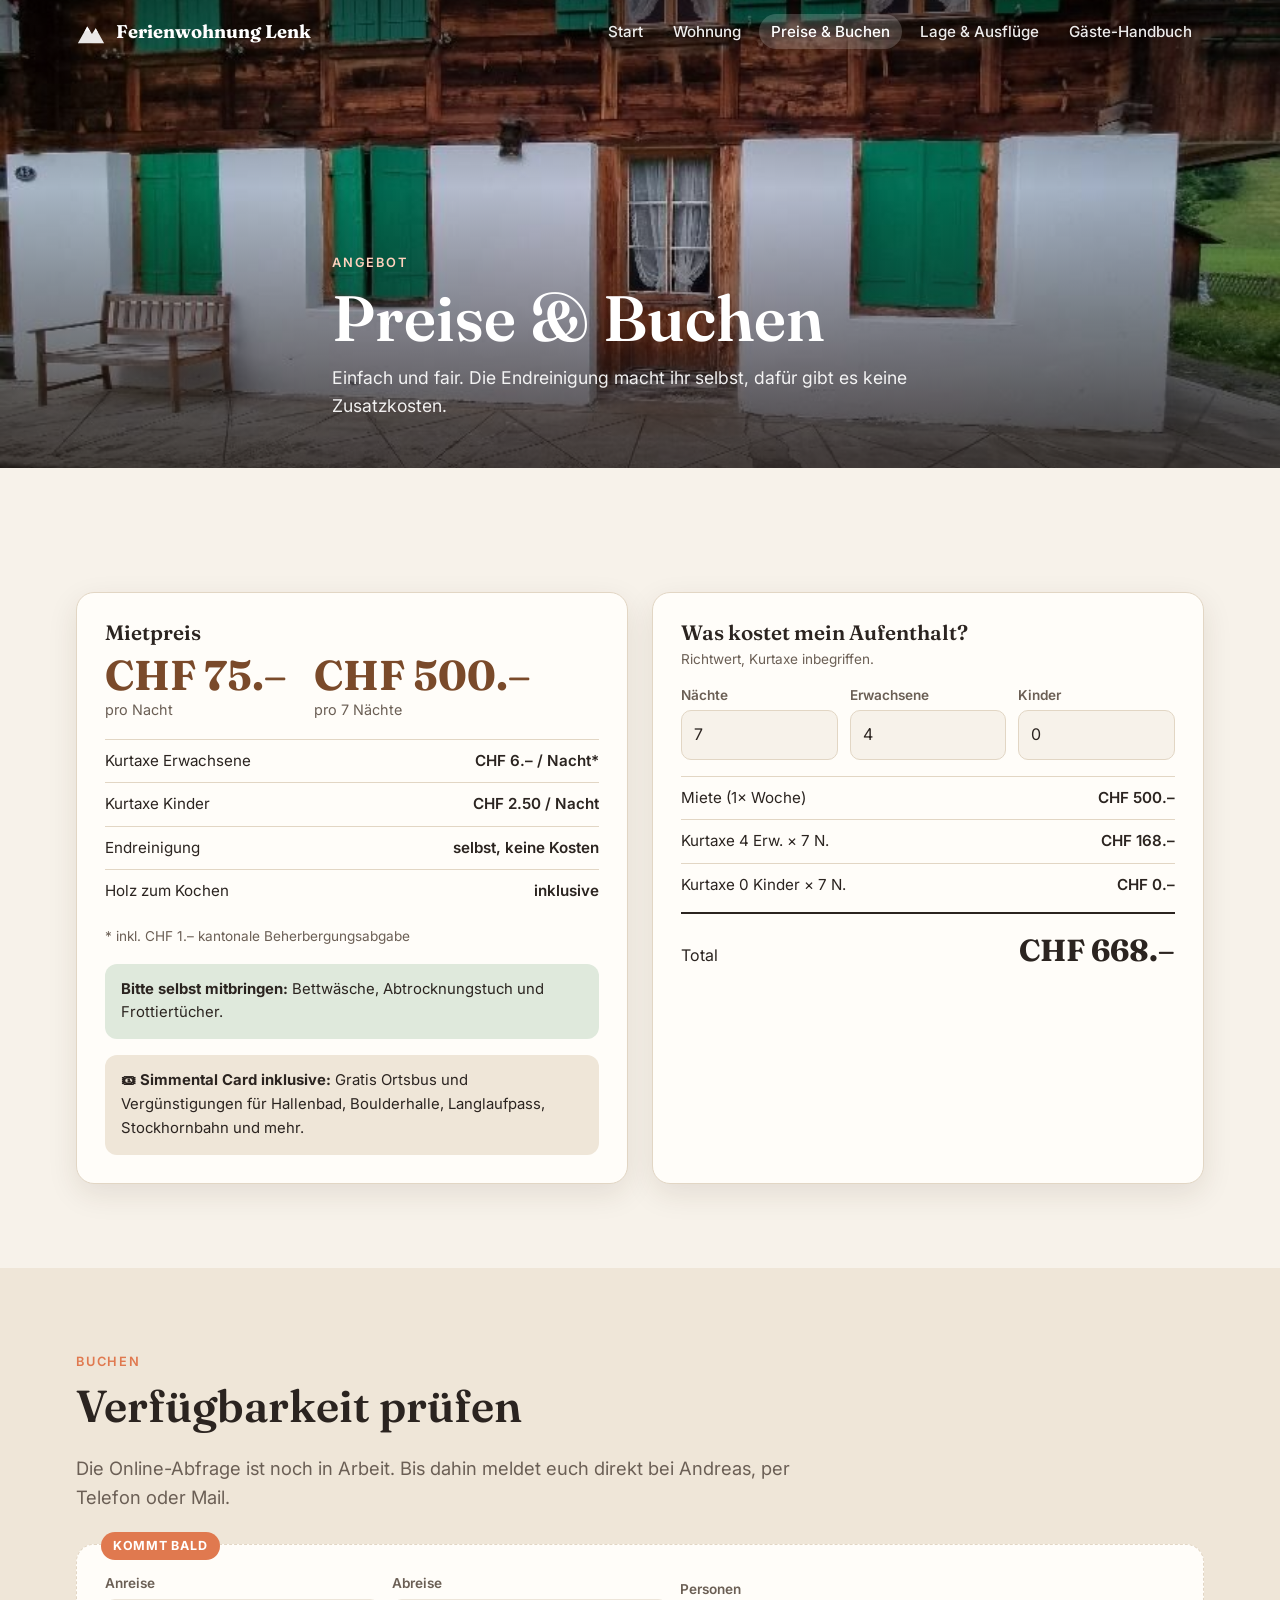
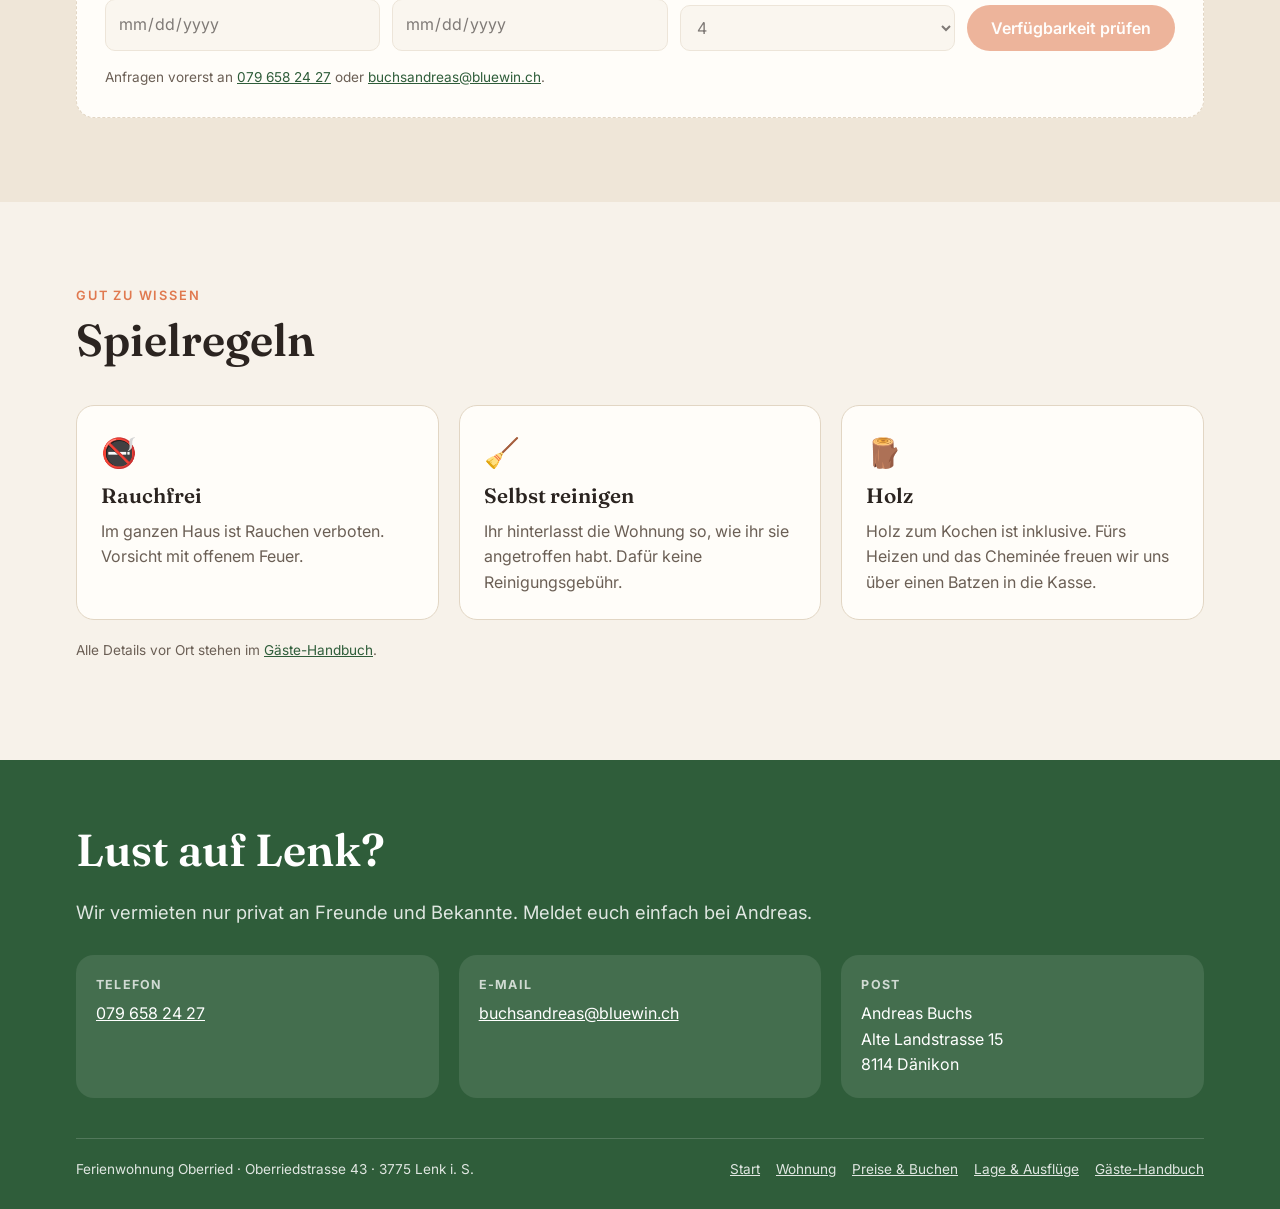
<file: preise.html>
<!doctype html>
<html lang="de-CH">
<head>
<meta charset="utf-8">
<meta name="viewport" content="width=device-width, initial-scale=1">
<title>Preise &amp; Buchen · Ferienwohnung Lenk</title>
<meta name="description" content="CHF 75.– pro Nacht, CHF 500.– pro Woche. Kosten berechnen und Verfügbarkeit anfragen.">
<link rel="icon" href="data:image/svg+xml,<svg xmlns='http://www.w3.org/2000/svg' viewBox='0 0 64 64'><path d='M4 56 24 20l10 16 8-12 18 32Z' fill='%232f5d3a'/><path d='m24 20 6 10-6-2-6 4Z' fill='%23fff'/></svg>">
<link rel="preconnect" href="https://fonts.googleapis.com">
<link rel="preconnect" href="https://fonts.gstatic.com" crossorigin>
<link href="https://fonts.googleapis.com/css2?family=Fraunces:opsz,wght@9..144,500;9..144,600;9..144,700&family=Inter:wght@400;500;600;700&display=swap" rel="stylesheet">
<link rel="stylesheet" href="assets/css/site.css">
</head>
<body data-page="preise">

<header class="banner">
  <img src="assets/img/haus.jpg" alt="Fassade des Hauses" style="object-position:50% 45%">
  <div class="wrap">
    <div class="eyebrow">Angebot</div>
    <h1>Preise &amp; Buchen</h1>
    <p>Einfach und fair. Die Endreinigung macht ihr selbst, dafür gibt es keine Zusatzkosten.</p>
  </div>
</header>

<main>
<section>
  <div class="wrap">
    <div class="price-grid">
      <div class="price-card reveal">
        <h3>Mietpreis</h3>
        <div class="price-big">
          <div><b>CHF 75.–</b><span>pro Nacht</span></div>
          <div><b>CHF 500.–</b><span>pro 7 Nächte</span></div>
        </div>
        <table class="tbl">
          <tr><td>Kurtaxe Erwachsene</td><td>CHF 6.– / Nacht*</td></tr>
          <tr><td>Kurtaxe Kinder</td><td>CHF 2.50 / Nacht</td></tr>
          <tr><td>Endreinigung</td><td>selbst, keine Kosten</td></tr>
          <tr><td>Holz zum Kochen</td><td>inklusive</td></tr>
        </table>
        <p class="small">* inkl. CHF 1.– kantonale Beherbergungsabgabe</p>
        <div class="note"><b>Bitte selbst mitbringen:</b> Bettwäsche, Abtrocknungstuch und Frottiertücher.</div>
        <div class="note" style="background:var(--bg-alt)"><b>🎟 Simmental Card inklusive:</b> Gratis Ortsbus und Vergünstigungen für Hallenbad, Boulderhalle, Langlaufpass, Stockhornbahn und mehr.</div>
      </div>
      <div class="price-card calc reveal">
        <h3>Was kostet mein Aufenthalt?</h3>
        <p class="small" style="margin-top:-6px">Richtwert, Kurtaxe inbegriffen.</p>
        <div class="row">
          <div><label for="cN">Nächte</label><input id="cN" type="number" min="1" max="60" value="7"></div>
          <div><label for="cA">Erwachsene</label><input id="cA" type="number" min="1" max="6" value="4"></div>
          <div><label for="cK">Kinder</label><input id="cK" type="number" min="0" max="5" value="0"></div>
        </div>
        <table class="tbl">
          <tr><td id="lMiete">Miete</td><td id="vMiete"></td></tr>
          <tr><td id="lKurA">Kurtaxe Erwachsene</td><td id="vKurA"></td></tr>
          <tr><td id="lKurK">Kurtaxe Kinder</td><td id="vKurK"></td></tr>
        </table>
        <div class="total"><span>Total</span><b id="vTot"></b></div>
        <p class="small" id="cWarn" style="color:var(--warn-ink);min-height:1.2em"></p>
      </div>
    </div>
  </div>
</section>

<section id="verfuegbarkeit" class="alt">
  <div class="wrap">
    <div class="eyebrow">Buchen</div>
    <h2>Verfügbarkeit prüfen</h2>
    <p class="lead">Die Online-Abfrage ist noch in Arbeit. Bis dahin meldet euch direkt bei Andreas, per Telefon oder Mail.</p>
    <form class="avail reveal" onsubmit="return false" aria-describedby="availNote">
      <span class="soon">Kommt bald</span>
      <fieldset disabled>
        <div class="row">
          <div><label for="aIn">Anreise</label><input id="aIn" type="date"></div>
          <div><label for="aOut">Abreise</label><input id="aOut" type="date"></div>
          <div><label for="aG">Personen</label>
            <select id="aG"><option>1</option><option>2</option><option>3</option><option selected>4</option><option>5</option><option>6</option></select></div>
          <button class="btn btn-primary" type="submit" disabled>Verfügbarkeit prüfen</button>
        </div>
      </fieldset>
      <p class="small" id="availNote" style="margin:16px 0 0">Anfragen vorerst an <a href="tel:+41796582427">079 658 24 27</a> oder <a href="mailto:buchsandreas@bluewin.ch?subject=Anfrage%20Ferienwohnung%20Lenk">buchsandreas@bluewin.ch</a>.</p>
    </form>
  </div>
</section>

<section>
  <div class="wrap">
    <div class="eyebrow">Gut zu wissen</div>
    <h2>Spielregeln</h2>
    <div class="grid3">
      <div class="card reveal"><div class="ic">🚭</div><h3>Rauchfrei</h3><p>Im ganzen Haus ist Rauchen verboten. Vorsicht mit offenem Feuer.</p></div>
      <div class="card reveal"><div class="ic">🧹</div><h3>Selbst reinigen</h3><p>Ihr hinterlasst die Wohnung so, wie ihr sie angetroffen habt. Dafür keine Reinigungsgebühr.</p></div>
      <div class="card reveal"><div class="ic">🪵</div><h3>Holz</h3><p>Holz zum Kochen ist inklusive. Fürs Heizen und das Cheminée freuen wir uns über einen Batzen in die Kasse.</p></div>
    </div>
    <p class="small" style="margin-top:20px">Alle Details vor Ort stehen im <a href="anleitung.html">Gäste-Handbuch</a>.</p>
  </div>
</section>
</main>

<script src="assets/js/site.js"></script>
<script>
const chf=n=>'CHF '+(Number.isInteger(n)?n+'.–':n.toFixed(2));
function calc(){
  const n=Math.max(1,+cN.value||1),a=Math.max(0,+cA.value||0),k=Math.max(0,+cK.value||0);
  const weeks=Math.floor(n/7),rest=n%7,miete=weeks*500+rest*75,kA=a*n*6,kK=k*n*2.5;
  lMiete.textContent=weeks?`Miete (${weeks}× Woche${rest?` + ${rest} Nacht${rest>1?'e':''}`:''})`:`Miete (${n} Nacht${n>1?'e':''} × 75.–)`;
  vMiete.textContent=chf(miete);
  lKurA.textContent=`Kurtaxe ${a} Erw. × ${n} N.`;vKurA.textContent=chf(kA);
  lKurK.textContent=`Kurtaxe ${k} Kind${k===1?'':'er'} × ${n} N.`;vKurK.textContent=chf(kK);
  vTot.textContent=chf(miete+kA+kK);
  cWarn.textContent=a+k>6?'Die Wohnung bietet Platz für maximal 6 Personen.':'';
}
['cN','cA','cK'].forEach(id=>document.getElementById(id).addEventListener('input',calc));calc();
</script>
</body>
</html>
</file>
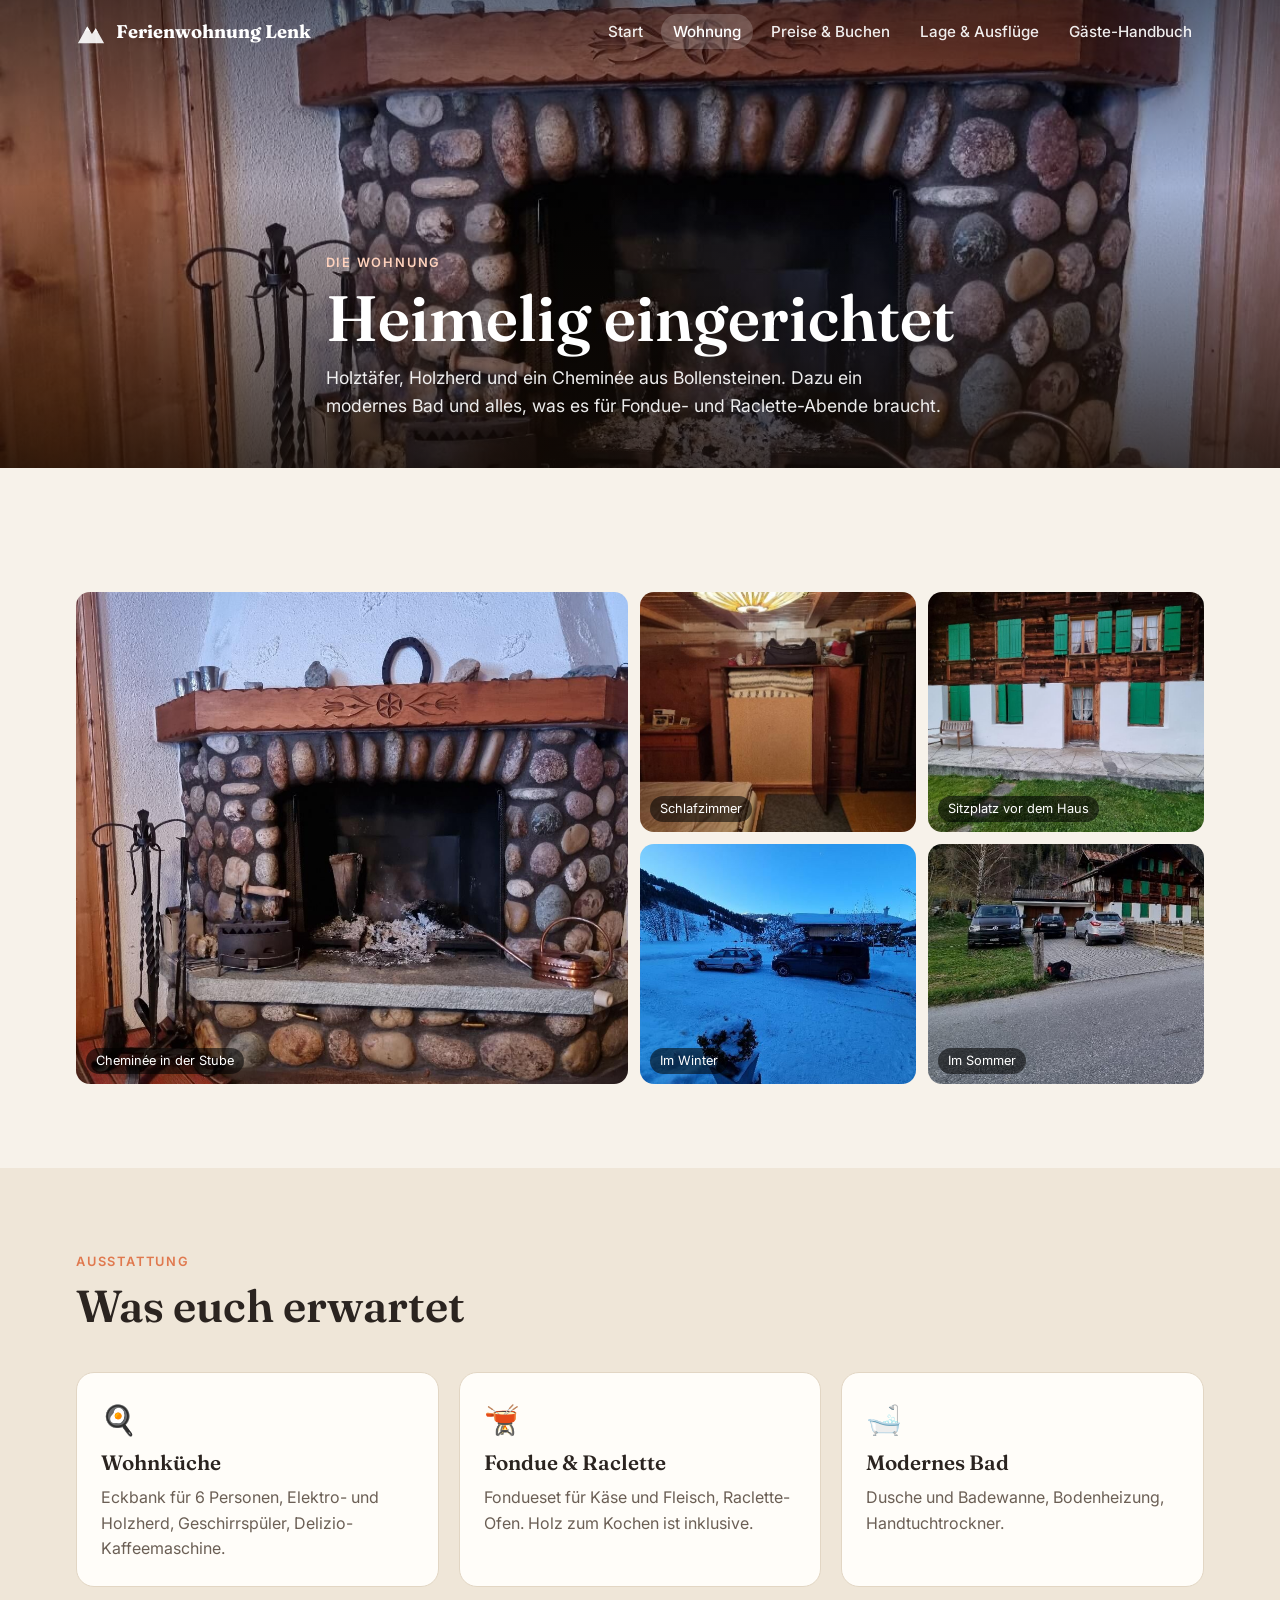
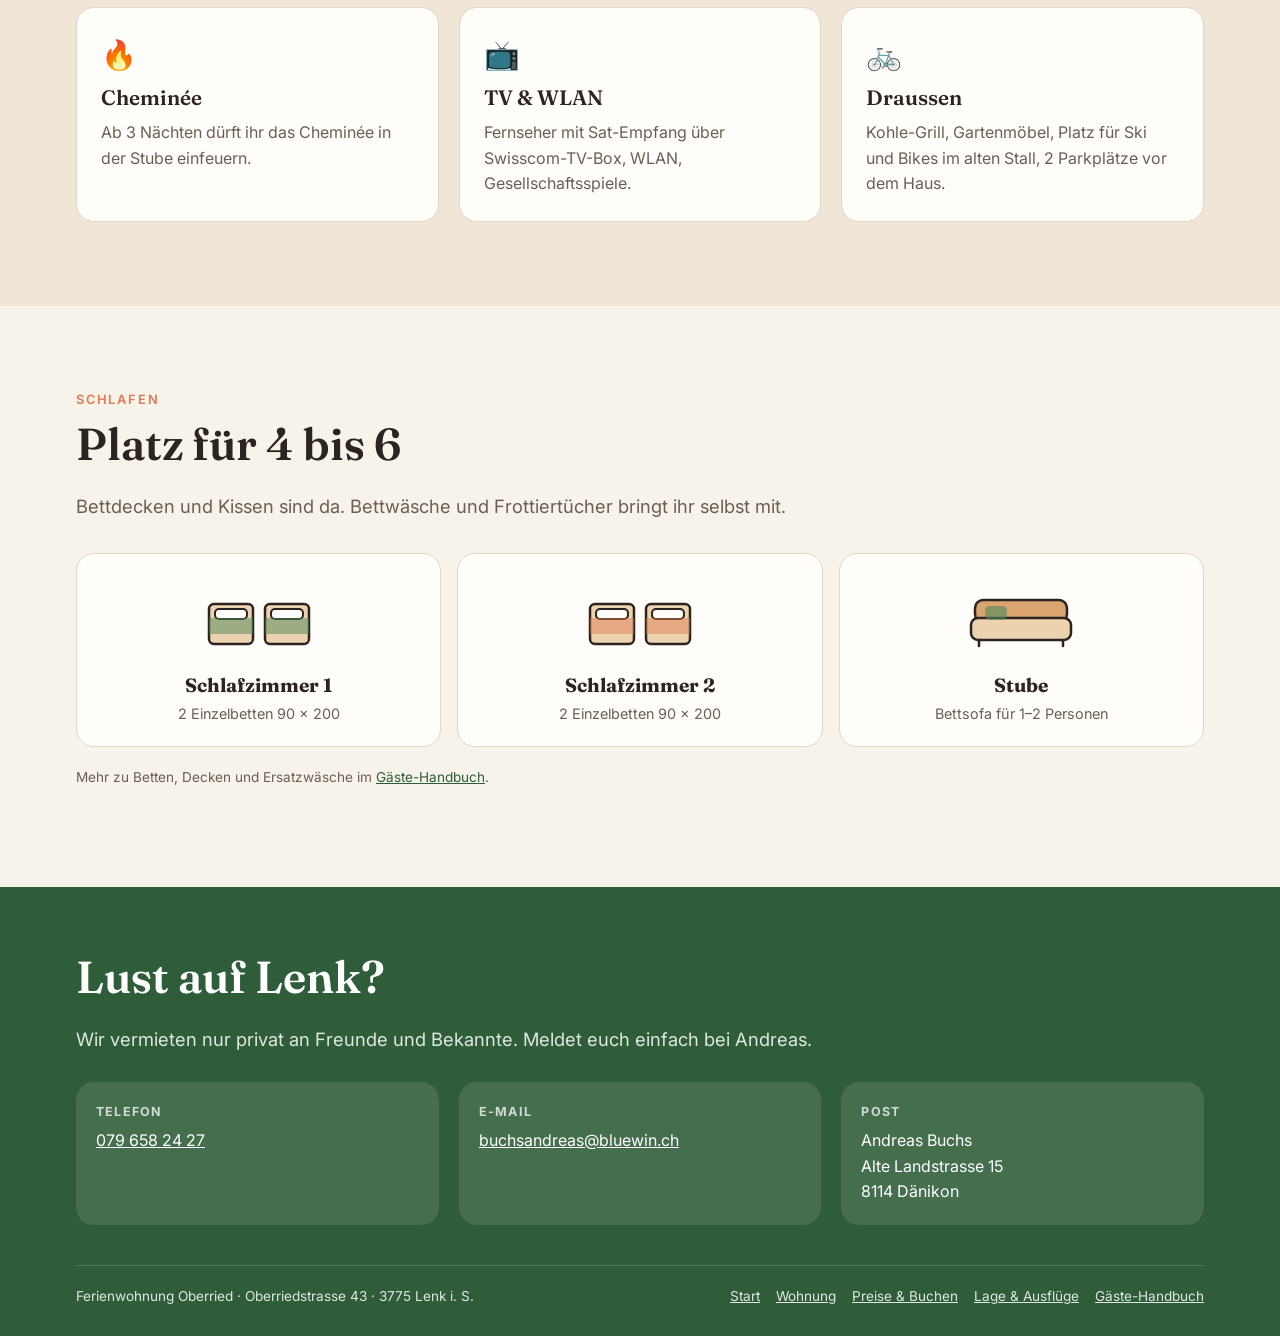
<file: wohnung.html>
<!doctype html>
<html lang="de-CH">
<head>
<meta charset="utf-8">
<meta name="viewport" content="width=device-width, initial-scale=1">
<title>Die Wohnung · Ferienwohnung Lenk</title>
<meta name="description" content="Wohnküche mit Holzherd, Cheminée, modernes Bad, zwei Schlafzimmer und Bettsofa.">
<link rel="icon" href="data:image/svg+xml,<svg xmlns='http://www.w3.org/2000/svg' viewBox='0 0 64 64'><path d='M4 56 24 20l10 16 8-12 18 32Z' fill='%232f5d3a'/><path d='m24 20 6 10-6-2-6 4Z' fill='%23fff'/></svg>">
<link rel="preconnect" href="https://fonts.googleapis.com">
<link rel="preconnect" href="https://fonts.gstatic.com" crossorigin>
<link href="https://fonts.googleapis.com/css2?family=Fraunces:opsz,wght@9..144,500;9..144,600;9..144,700&family=Inter:wght@400;500;600;700&display=swap" rel="stylesheet">
<link rel="stylesheet" href="assets/css/site.css">
<style>
.beds{display:grid;grid-template-columns:repeat(3,1fr);gap:16px;margin-top:32px}
@media (max-width:760px){.beds{grid-template-columns:1fr}}
.bed{background:var(--card);border:1px solid var(--line);border-radius:var(--radius);padding:20px;text-align:center}
.bed svg{width:120px;height:80px;margin:0 auto 8px}
.bed b{display:block;font-family:Fraunces,serif;font-size:1.2rem}
.bed span{color:var(--muted);font-size:.9rem}
</style>
</head>
<body data-page="wohnung">

<header class="banner">
  <img src="assets/img/cheminee.jpg" alt="Cheminée aus Bollensteinen" style="object-position:50% 40%">
  <div class="wrap">
    <div class="eyebrow">Die Wohnung</div>
    <h1>Heimelig eingerichtet</h1>
    <p>Holztäfer, Holzherd und ein Cheminée aus Bollensteinen. Dazu ein modernes Bad und alles, was es für Fondue- und Raclette-Abende braucht.</p>
  </div>
</header>

<main>
<section>
  <div class="wrap">
    <div class="gallery reveal" data-zoom>
      <figure><img src="assets/img/cheminee.jpg" alt="Cheminée in der Stube"><figcaption>Cheminée in der Stube</figcaption></figure>
      <figure><img src="assets/img/schlafzimmer.jpg" alt="Schlafzimmer mit Holztäfer" loading="lazy"><figcaption>Schlafzimmer</figcaption></figure>
      <figure><img src="assets/img/haus.jpg" alt="Hausfassade" loading="lazy" style="object-position:30% 50%"><figcaption>Sitzplatz vor dem Haus</figcaption></figure>
      <figure><img src="assets/img/parkplatz-winter.jpg" alt="Haus im Winter" loading="lazy"><figcaption>Im Winter</figcaption></figure>
      <figure><img src="assets/img/parkplatz-sommer.jpg" alt="Haus im Sommer" loading="lazy"><figcaption>Im Sommer</figcaption></figure>
    </div>
  </div>
</section>

<section class="alt">
  <div class="wrap">
    <div class="eyebrow">Ausstattung</div>
    <h2>Was euch erwartet</h2>
    <div class="grid3">
      <div class="card reveal"><div class="ic">🍳</div><h3>Wohnküche</h3><p>Eckbank für 6 Personen, Elektro- und Holzherd, Geschirrspüler, Delizio-Kaffeemaschine.</p></div>
      <div class="card reveal"><div class="ic">🫕</div><h3>Fondue &amp; Raclette</h3><p>Fondueset für Käse und Fleisch, Raclette-Ofen. Holz zum Kochen ist inklusive.</p></div>
      <div class="card reveal"><div class="ic">🛁</div><h3>Modernes Bad</h3><p>Dusche und Badewanne, Bodenheizung, Handtuchtrockner.</p></div>
      <div class="card reveal"><div class="ic">🔥</div><h3>Cheminée</h3><p>Ab 3 Nächten dürft ihr das Cheminée in der Stube einfeuern.</p></div>
      <div class="card reveal"><div class="ic">📺</div><h3>TV &amp; WLAN</h3><p>Fernseher mit Sat-Empfang über Swisscom-TV-Box, WLAN, Gesellschaftsspiele.</p></div>
      <div class="card reveal"><div class="ic">🚲</div><h3>Draussen</h3><p>Kohle-Grill, Gartenmöbel, Platz für Ski und Bikes im alten Stall, 2 Parkplätze vor dem Haus.</p></div>
    </div>
  </div>
</section>

<section>
  <div class="wrap">
    <div class="eyebrow">Schlafen</div>
    <h2>Platz für 4 bis 6</h2>
    <p class="lead">Bettdecken und Kissen sind da. Bettwäsche und Frottiertücher bringt ihr selbst mit.</p>
    <div class="beds">
      <div class="bed reveal">
        <svg viewBox="0 0 120 80"><rect x="10" y="30" width="44" height="40" rx="5" fill="var(--wood-xl)" stroke="var(--ink)" stroke-width="2.5"/><rect x="66" y="30" width="44" height="40" rx="5" fill="var(--wood-xl)" stroke="var(--ink)" stroke-width="2.5"/><rect x="16" y="35" width="32" height="10" rx="4" fill="var(--card)" stroke="var(--ink)" stroke-width="2"/><rect x="72" y="35" width="32" height="10" rx="4" fill="var(--card)" stroke="var(--ink)" stroke-width="2"/><path d="M10 52h44M66 52h44" stroke="var(--green-l)" stroke-width="16" opacity=".5"/></svg>
        <b>Schlafzimmer 1</b><span>2 Einzelbetten 90 × 200</span>
      </div>
      <div class="bed reveal">
        <svg viewBox="0 0 120 80"><rect x="10" y="30" width="44" height="40" rx="5" fill="var(--wood-xl)" stroke="var(--ink)" stroke-width="2.5"/><rect x="66" y="30" width="44" height="40" rx="5" fill="var(--wood-xl)" stroke="var(--ink)" stroke-width="2.5"/><rect x="16" y="35" width="32" height="10" rx="4" fill="var(--card)" stroke="var(--ink)" stroke-width="2"/><rect x="72" y="35" width="32" height="10" rx="4" fill="var(--card)" stroke="var(--ink)" stroke-width="2"/><path d="M10 52h44M66 52h44" stroke="var(--glow)" stroke-width="16" opacity=".45"/></svg>
        <b>Schlafzimmer 2</b><span>2 Einzelbetten 90 × 200</span>
      </div>
      <div class="bed reveal">
        <svg viewBox="0 0 120 80"><rect x="14" y="26" width="92" height="22" rx="8" fill="var(--wood-l)" stroke="var(--ink)" stroke-width="2.5"/><rect x="10" y="44" width="100" height="22" rx="7" fill="var(--wood-xl)" stroke="var(--ink)" stroke-width="2.5"/><path d="M18 66v6M102 66v6" stroke="var(--ink)" stroke-width="2.5" stroke-linecap="round"/><rect x="24" y="32" width="22" height="14" rx="5" fill="var(--green-l)" opacity=".6"/></svg>
        <b>Stube</b><span>Bettsofa für 1–2 Personen</span>
      </div>
    </div>
    <p class="small" style="margin-top:20px">Mehr zu Betten, Decken und Ersatzwäsche im <a href="anleitung.html#schlafen">Gäste-Handbuch</a>.</p>
  </div>
</section>
</main>

<script src="assets/js/site.js"></script>
</body>
</html>
</file>
<file: assets/css/site.css>
:root{
  --bg:#f7f2ea; --bg-alt:#efe6d8; --card:#fffdf9; --ink:#2b2420; --muted:#6b5f55;
  --wood:#7a4a2a; --wood-l:#d9a46f; --wood-xl:#ecd2ae; --green:#2f5d3a; --green-l:#4f8a5b; --green-soft:#dfe9dc;
  --glow:#e0794f; --flame:#f2a33a; --line:#e2d6c4; --steel:#8f979c; --steel-d:#4d5357; --enamel:#7d2a26;
  --water:#6fa8d6; --water-hot:#e88a6a; --snow:#ffffff; --sky:#cfe3ef;
  --warn-bg:#fdebe2; --warn-ink:#8a3415; --ok:#2f7d46; --shadow:0 10px 30px rgba(60,40,20,.10);
  --radius:18px;
}
@media (prefers-color-scheme: dark){
  :root:not([data-theme="light"]){
    --bg:#1a1714; --bg-alt:#221e1a; --card:#2a2520; --ink:#f1e9df; --muted:#b5a898;
    --wood:#d79a6a; --wood-l:#8a5c38; --wood-xl:#4a3626; --green:#8fc59b; --green-l:#5f9c6b; --green-soft:#24362a;
    --glow:#f09a72; --flame:#f5b24a; --line:#3b342d; --steel:#6d757a; --steel-d:#a9b0b4; --enamel:#a8443d;
    --water:#4f87b3; --water-hot:#c66f52; --snow:#e8eef2; --sky:#22313b;
    --warn-bg:#3a2219; --warn-ink:#f4b08f; --ok:#7fd29a; --shadow:0 10px 30px rgba(0,0,0,.35);
  }
}
:root[data-theme="dark"]{
  --bg:#1a1714; --bg-alt:#221e1a; --card:#2a2520; --ink:#f1e9df; --muted:#b5a898;
  --wood:#d79a6a; --wood-l:#8a5c38; --wood-xl:#4a3626; --green:#8fc59b; --green-l:#5f9c6b; --green-soft:#24362a;
  --glow:#f09a72; --flame:#f5b24a; --line:#3b342d; --steel:#6d757a; --steel-d:#a9b0b4; --enamel:#a8443d;
  --water:#4f87b3; --water-hot:#c66f52; --snow:#e8eef2; --sky:#22313b;
  --warn-bg:#3a2219; --warn-ink:#f4b08f; --ok:#7fd29a; --shadow:0 10px 30px rgba(0,0,0,.35);
}
*{box-sizing:border-box}
html{scroll-behavior:smooth;scroll-padding-top:80px}
body{margin:0;background:var(--bg);color:var(--ink);font:16px/1.6 Inter,system-ui,sans-serif;-webkit-font-smoothing:antialiased}
img{max-width:100%;display:block}
a{color:var(--green)}
h1,h2,h3{font-family:Fraunces,Georgia,serif;line-height:1.15;margin:0 0 .5em;font-weight:600}
h2{font-size:clamp(1.9rem,4vw,2.8rem)}
h3{font-size:1.3rem}
.wrap{max-width:1160px;margin:0 auto;padding:0 16px}
section{padding:84px 0}
.eyebrow{font-size:.8rem;letter-spacing:.14em;text-transform:uppercase;color:var(--glow);font-weight:600;margin-bottom:.6em}
.lead{font-size:1.15rem;color:var(--muted);max-width:62ch}
.small{font-size:.85rem;color:var(--muted)}
.alt{background:var(--bg-alt)}

/* ---------- Nav ---------- */
.nav{position:fixed;inset:0 0 auto 0;z-index:50;transition:background .3s,box-shadow .3s}
.nav .wrap{display:flex;align-items:center;gap:16px;height:64px}
.brand{display:flex;align-items:center;gap:10px;font-family:Fraunces,serif;font-weight:700;font-size:1.15rem;color:#fff;text-decoration:none;margin-right:auto;white-space:nowrap}
.brand svg{width:30px;height:30px}
.nav ul{display:flex;gap:6px;list-style:none;margin:0;padding:0}
.nav a.l{color:#fff;text-decoration:none;font-weight:500;font-size:.95rem;padding:8px 12px;border-radius:999px;opacity:.92}
.nav a.l:hover{opacity:1;background:rgba(255,255,255,.12)}
.nav a.l[aria-current="page"]{background:rgba(255,255,255,.18);opacity:1}
.nav a.l.cta{background:var(--glow);color:#fff}
.nav.solid,.solid-nav .nav{background:color-mix(in srgb,var(--bg) 92%,transparent);backdrop-filter:blur(10px);box-shadow:0 1px 0 var(--line)}
.nav.solid .brand,.nav.solid a.l,.solid-nav .nav .brand,.solid-nav .nav a.l{color:var(--ink)}
.nav.solid a.l:hover,.solid-nav .nav a.l:hover{background:var(--bg-alt)}
.nav.solid a.l[aria-current="page"],.solid-nav .nav a.l[aria-current="page"]{background:var(--bg-alt);color:var(--wood)}
.nav.solid a.l.cta,.solid-nav .nav a.l.cta{background:var(--glow);color:#fff}
.menu-btn{display:none;background:none;border:0;font-size:1.6rem;cursor:pointer;color:#fff}
.nav.solid .menu-btn,.solid-nav .menu-btn{color:var(--ink)}
@media (max-width:900px){
  .menu-btn{display:block}
  .nav ul{position:absolute;top:64px;left:0;right:0;flex-direction:column;gap:0;background:var(--bg);box-shadow:var(--shadow);display:none;padding:8px}
  .nav ul.open{display:flex}
  .nav ul a.l{display:block;color:var(--ink)!important;border-radius:10px;padding:12px 14px}
}

/* ---------- Buttons ---------- */
.btn{display:inline-flex;align-items:center;gap:8px;border:0;border-radius:999px;padding:13px 24px;font:600 1rem Inter,sans-serif;text-decoration:none;cursor:pointer;transition:transform .15s,box-shadow .15s,background .15s}
.btn:hover{transform:translateY(-2px)}
.btn-primary{background:var(--glow);color:#fff;box-shadow:0 8px 24px rgba(224,121,79,.3)}
.btn-ghost{background:rgba(255,255,255,.14);color:#fff;border:1px solid rgba(255,255,255,.5)}
.btn-soft{background:var(--card);color:var(--ink);border:1px solid var(--line)}
.btn:disabled{opacity:.55;cursor:not-allowed;transform:none;box-shadow:none}
.btn-sm{padding:8px 14px;font-size:.88rem}

/* ---------- Hero (Startseite) ---------- */
.hero{position:relative;min-height:100svh;display:flex;align-items:flex-end;color:#fff;padding:0 0 9vh;overflow:hidden;isolation:isolate}
.hero>img{position:absolute;inset:0;width:100%;height:100%;object-fit:cover;object-position:60% 40%;z-index:-2;transform:scale(1.05);animation:zoom 18s ease-out forwards}
@keyframes zoom{to{transform:scale(1)}}
.hero::after{content:"";position:absolute;inset:0;z-index:-1;background:linear-gradient(180deg,rgba(0,0,0,.45) 0%,rgba(0,0,0,0) 30%,rgba(0,0,0,.15) 55%,rgba(20,12,6,.78) 100%)}
.hero h1{font-size:clamp(2.6rem,7vw,5.2rem);max-width:13ch;margin-bottom:.25em;text-shadow:0 2px 20px rgba(0,0,0,.3)}
.hero p.sub{font-family:Fraunces,serif;font-style:italic;font-size:clamp(1.15rem,2.4vw,1.5rem);margin:0 0 1.6em;opacity:.95}
.pill-row{display:flex;flex-wrap:wrap;gap:10px;margin-bottom:28px}
.pill{background:rgba(255,255,255,.16);border:1px solid rgba(255,255,255,.35);backdrop-filter:blur(6px);padding:6px 14px;border-radius:999px;font-size:.9rem}
.private{position:absolute;top:84px;right:16px;background:var(--green);color:#fff;font-size:.8rem;font-weight:600;padding:6px 12px;border-radius:999px}
:root[data-theme="dark"] .private{color:#14251a}
@media (prefers-color-scheme: dark){:root:not([data-theme="light"]) .private{color:#14251a}}

/* ---------- Banner (Unterseiten) ---------- */
.banner{position:relative;min-height:52vh;display:flex;align-items:flex-end;color:#fff;padding:120px 0 48px;isolation:isolate;overflow:hidden}
.banner>img{position:absolute;inset:0;width:100%;height:100%;object-fit:cover;z-index:-2}
.banner::after{content:"";position:absolute;inset:0;z-index:-1;background:linear-gradient(180deg,rgba(0,0,0,.5),rgba(0,0,0,.1) 40%,rgba(20,12,6,.75))}
.banner h1{font-size:clamp(2.3rem,6vw,4rem);margin:0}
.banner p{max-width:56ch;font-size:1.1rem;opacity:.92;margin:.5em 0 0}
.banner .eyebrow{color:#ffd2bd}

/* ---------- Layout-Bausteine ---------- */
.split{display:grid;grid-template-columns:1.1fr 1fr;gap:56px;align-items:center}
@media (max-width:860px){.split{grid-template-columns:1fr;gap:32px}}
.photo{border-radius:var(--radius);overflow:hidden;box-shadow:var(--shadow)}
.photo img{width:100%;height:100%;object-fit:cover}
.quote{border-left:3px solid var(--glow);padding-left:16px;font-family:Fraunces,serif;font-style:italic;font-size:1.1rem;color:var(--muted);margin:24px 0 0}
.facts{display:grid;grid-template-columns:repeat(4,1fr);gap:16px;margin-top:56px}
@media (max-width:760px){.facts{grid-template-columns:repeat(2,1fr)}}
.fact{background:var(--card);border:1px solid var(--line);border-radius:var(--radius);padding:20px}
.fact b{display:block;font-family:Fraunces,serif;font-size:2rem;color:var(--wood);line-height:1.1}
.fact span{color:var(--muted);font-size:.92rem}
.grid3{display:grid;grid-template-columns:repeat(3,1fr);gap:20px;margin-top:40px}
@media (max-width:900px){.grid3{grid-template-columns:repeat(2,1fr)}}
@media (max-width:560px){.grid3{grid-template-columns:1fr}}
.card{background:var(--card);border:1px solid var(--line);border-radius:var(--radius);padding:24px}
.card .ic{font-size:1.8rem;margin-bottom:8px}
.card p{margin:0;color:var(--muted)}
a.card{text-decoration:none;color:inherit;transition:transform .2s,box-shadow .2s,border-color .2s;display:block}
a.card:hover{transform:translateY(-4px);box-shadow:var(--shadow);border-color:var(--glow)}
.teaser{padding:0;overflow:hidden}
.teaser img{aspect-ratio:16/10;object-fit:cover;width:100%}
.teaser .in{padding:20px 22px 24px}
.teaser .more{display:inline-block;margin-top:12px;color:var(--glow);font-weight:600}
.gallery{display:grid;grid-template-columns:2fr 1fr 1fr;grid-template-rows:240px 240px;gap:12px;margin-top:40px}
.gallery figure{margin:0;border-radius:14px;overflow:hidden;position:relative}
.gallery figure:first-child{grid-row:span 2}
.gallery img{width:100%;height:100%;object-fit:cover;transition:transform .5s;cursor:zoom-in}
.gallery figure:hover img{transform:scale(1.04)}
.gallery figcaption{position:absolute;left:10px;bottom:10px;background:rgba(0,0,0,.55);color:#fff;font-size:.8rem;padding:3px 10px;border-radius:999px}
@media (max-width:700px){.gallery{grid-template-columns:1fr 1fr;grid-template-rows:220px 150px 150px}.gallery figure:first-child{grid-column:span 2;grid-row:auto}}
.note{background:var(--green-soft);border-radius:12px;padding:14px 16px;font-size:.93rem;margin-top:16px}
.tbl{width:100%;border-collapse:collapse;font-size:.95rem}
.tbl td{padding:9px 0;border-top:1px solid var(--line)}
.tbl td:last-child{text-align:right;font-weight:600}

/* Guide-Teaser auf der Startseite */
.guide-band{display:grid;grid-template-columns:1fr 1.1fr;gap:48px;align-items:center;background:var(--card);border:1px solid var(--line);border-radius:28px;padding:40px;box-shadow:var(--shadow)}
@media (max-width:860px){.guide-band{grid-template-columns:1fr;padding:24px}}
.guide-band ul{padding:0;list-style:none;margin:18px 0 24px}
.guide-band li{padding:6px 0 6px 28px;position:relative}
.guide-band li::before{content:"✓";position:absolute;left:0;color:var(--green);font-weight:700}

/* Preise */
.price-grid{display:grid;grid-template-columns:1fr 1fr;gap:24px;margin-top:40px}
@media (max-width:860px){.price-grid{grid-template-columns:1fr}}
.price-card{background:var(--card);border:1px solid var(--line);border-radius:var(--radius);padding:28px;box-shadow:var(--shadow)}
.price-big{display:flex;gap:28px;flex-wrap:wrap;margin:8px 0 18px}
.price-big div b{font-family:Fraunces,serif;font-size:2.6rem;color:var(--wood);line-height:1}
.price-big div span{display:block;color:var(--muted);font-size:.9rem}
.calc label,.avail label{display:block;font-size:.85rem;font-weight:600;color:var(--muted);margin-bottom:4px}
.calc .row{display:grid;grid-template-columns:repeat(3,1fr);gap:12px;margin-bottom:16px}
.calc input,.avail input,.avail select{width:100%;padding:11px 12px;border-radius:10px;border:1px solid var(--line);background:var(--bg);color:var(--ink);font:inherit}
.calc .total{display:flex;justify-content:space-between;align-items:baseline;border-top:2px solid var(--ink);padding-top:12px;margin-top:6px}
.calc .total b{font-family:Fraunces,serif;font-size:1.9rem}
.avail{position:relative;background:var(--card);border:1px dashed var(--line);border-radius:var(--radius);padding:28px;margin-top:32px}
.avail .row{display:grid;grid-template-columns:1fr 1fr 1fr auto;gap:12px;align-items:end}
.avail .row>*,.calc .row>*{min-width:0}
@media (max-width:760px){.avail .row{grid-template-columns:1fr 1fr}.avail .row .btn{grid-column:span 2;justify-content:center}}
@media (max-width:420px){.avail{padding:24px 16px}}
.avail fieldset{border:0;padding:0;margin:0;min-width:0}
.avail fieldset:disabled input,.avail fieldset:disabled select{opacity:.6}
.soon{position:absolute;top:-13px;left:24px;background:var(--glow);color:#fff;font-size:.78rem;font-weight:700;letter-spacing:.06em;text-transform:uppercase;padding:4px 12px;border-radius:999px}

/* Lage */
.act{display:grid;grid-template-columns:repeat(2,1fr);gap:14px;margin-top:22px}
@media (max-width:520px){.act{grid-template-columns:1fr}}
.act div{background:var(--card);border:1px solid var(--line);border-radius:14px;padding:14px 16px}
.act b{display:block}
.act span{color:var(--muted);font-size:.9rem}
.season{display:flex;gap:8px;margin:20px 0 0}
.season button{border:1px solid var(--line);background:var(--card);color:var(--ink);padding:8px 16px;border-radius:999px;font:inherit;cursor:pointer}
.season button[aria-pressed="true"]{background:var(--ink);color:var(--bg);border-color:var(--ink)}

/* Footer */
.site-foot{background:var(--green);color:#fff;padding:64px 0 28px}
:root[data-theme="dark"] .site-foot{background:#1f3326}
@media (prefers-color-scheme: dark){:root:not([data-theme="light"]) .site-foot{background:#1f3326}}
.site-foot a{color:#fff}
.site-foot h2{color:#fff}
.site-foot .lead{color:rgba(255,255,255,.85)}
.foot-grid{display:grid;grid-template-columns:repeat(3,1fr);gap:20px;margin-top:28px}
@media (max-width:760px){.foot-grid{grid-template-columns:1fr}}
.foot-grid div{background:rgba(255,255,255,.1);border-radius:var(--radius);padding:20px}
.foot-grid b{display:block;font-size:.78rem;letter-spacing:.1em;text-transform:uppercase;opacity:.75;margin-bottom:6px}
.foot-bottom{display:flex;justify-content:space-between;flex-wrap:wrap;gap:12px;margin-top:40px;padding-top:20px;border-top:1px solid rgba(255,255,255,.2);font-size:.85rem;opacity:.85}
.foot-bottom nav{display:flex;gap:16px;flex-wrap:wrap}

/* Lightbox */
.lb{position:fixed;inset:0;background:rgba(0,0,0,.88);display:none;align-items:center;justify-content:center;z-index:100;padding:16px;cursor:zoom-out}
.lb.on{display:flex}
.lb img{max-height:90vh;border-radius:10px}

.reveal{opacity:0;transform:translateY(24px);transition:opacity .7s,transform .7s}
.reveal.in{opacity:1;transform:none}
@media (prefers-reduced-motion:reduce){.reveal{opacity:1;transform:none}.hero>img{animation:none}*{animation-duration:.01ms!important;transition-duration:.01ms!important}}

/* ================= Illustrationen (gemeinsam) ================= */
.il{width:100%;height:auto;display:block;overflow:hidden;border-radius:16px}
.il .s{stroke:var(--ink);stroke-width:2.5;stroke-linecap:round;stroke-linejoin:round}
.il .t{font:600 13px Inter,sans-serif;fill:var(--ink)}
.il .tm{font:500 11.5px Inter,sans-serif;fill:var(--muted)}
.il .tw{font:700 12px Inter,sans-serif;fill:#fff}
.il .hl{opacity:0;transition:opacity .3s}
.il .hl.on{opacity:1;animation:pulse 1.4s ease-in-out infinite}
@keyframes pulse{50%{opacity:.35}}
@keyframes flick{0%,100%{transform:scaleY(1) skewX(0)}30%{transform:scaleY(1.12) skewX(-4deg)}60%{transform:scaleY(.92) skewX(3deg)}}
@keyframes rise{0%{transform:translateY(0);opacity:0}20%{opacity:.9}100%{transform:translateY(-46px);opacity:0}}
@keyframes smoke{0%{transform:translate(0,0) scale(.6);opacity:0}25%{opacity:.6}100%{transform:translate(14px,-60px) scale(1.6);opacity:0}}
@keyframes drip{0%{transform:translateY(0);opacity:1}100%{transform:translateY(26px);opacity:0}}
.il .flame{transform-box:fill-box;transform-origin:50% 100%;animation:flick .9s ease-in-out infinite}
.il .flame:nth-child(2){animation-delay:.25s;animation-duration:1.1s}
.il .flame:nth-child(3){animation-delay:.5s;animation-duration:.8s}
.il .wave{animation:rise 2.4s ease-in infinite}
.il .wave:nth-child(2){animation-delay:.8s}.il .wave:nth-child(3){animation-delay:1.6s}
.il .puff{transform-box:fill-box;transform-origin:center;animation:smoke 3s ease-out infinite}
.il .puff:nth-child(2){animation-delay:1s}.il .puff:nth-child(3){animation-delay:2s}
</file>
